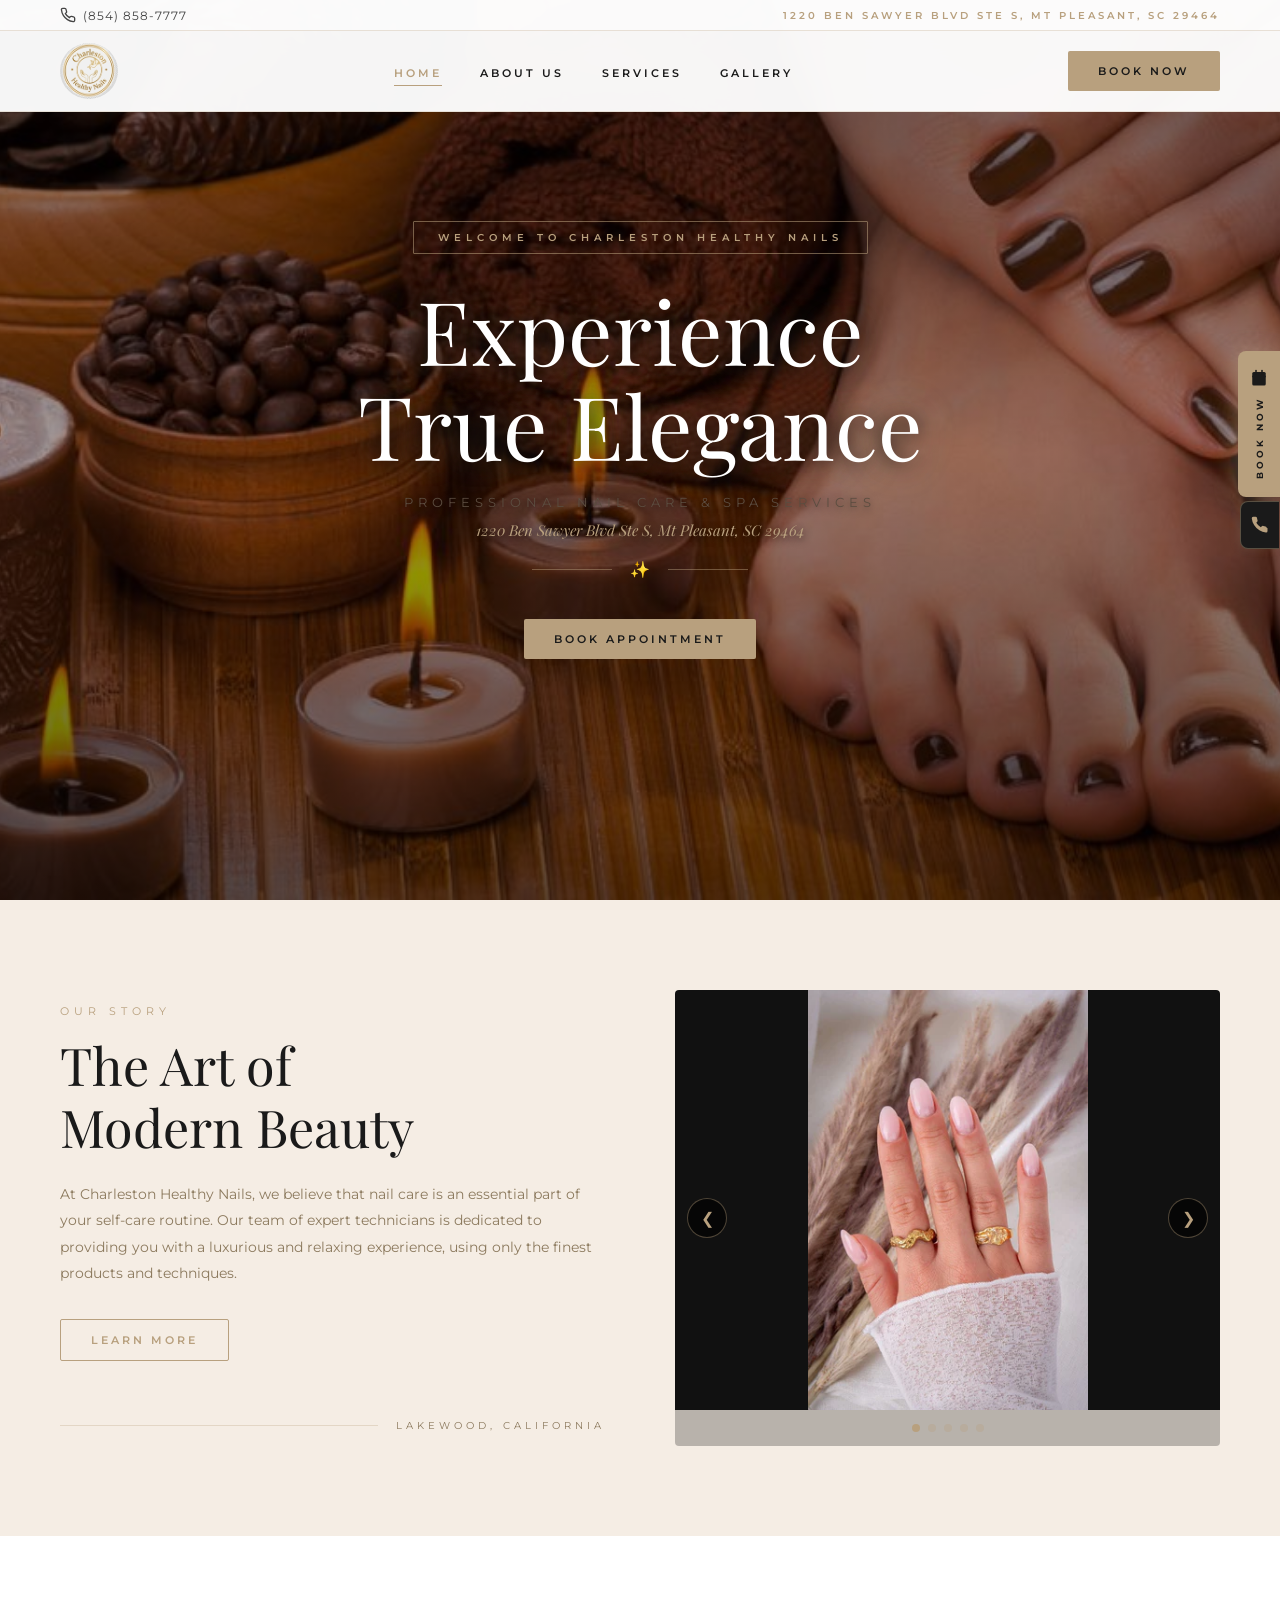
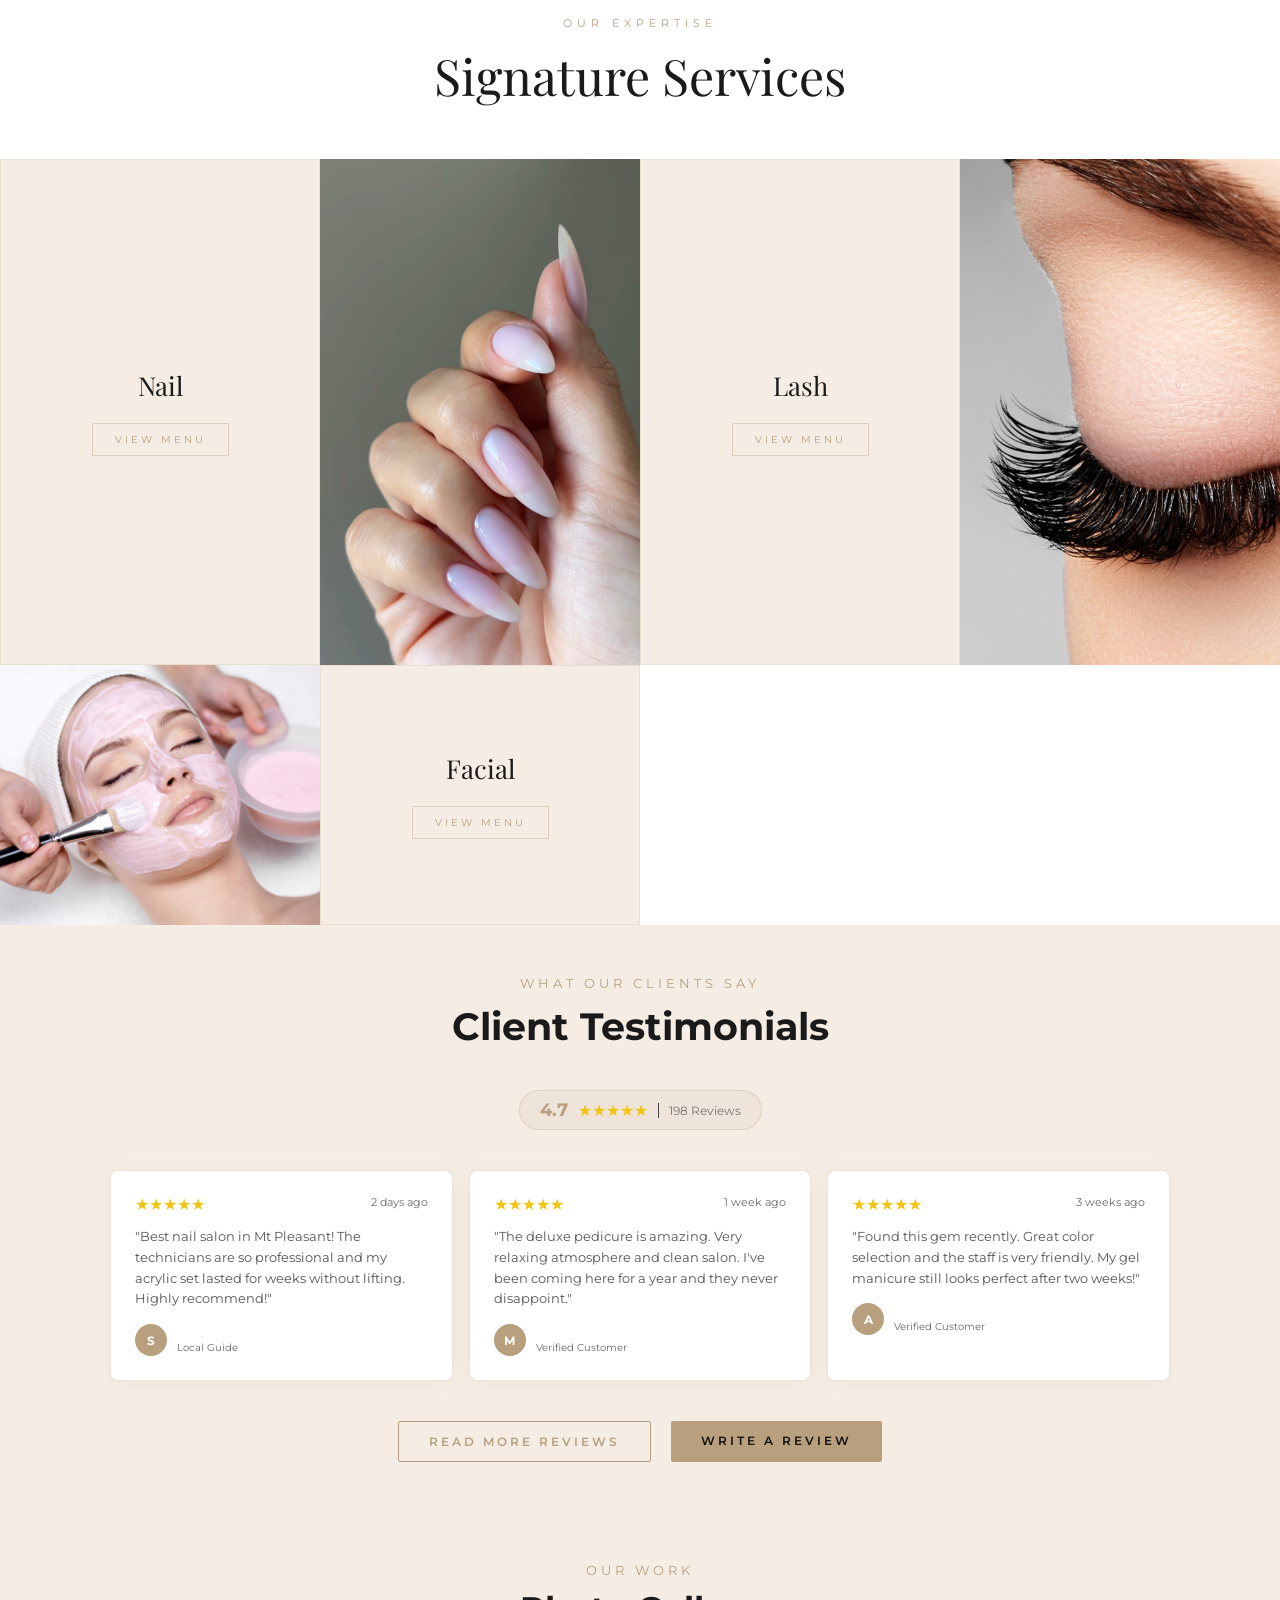
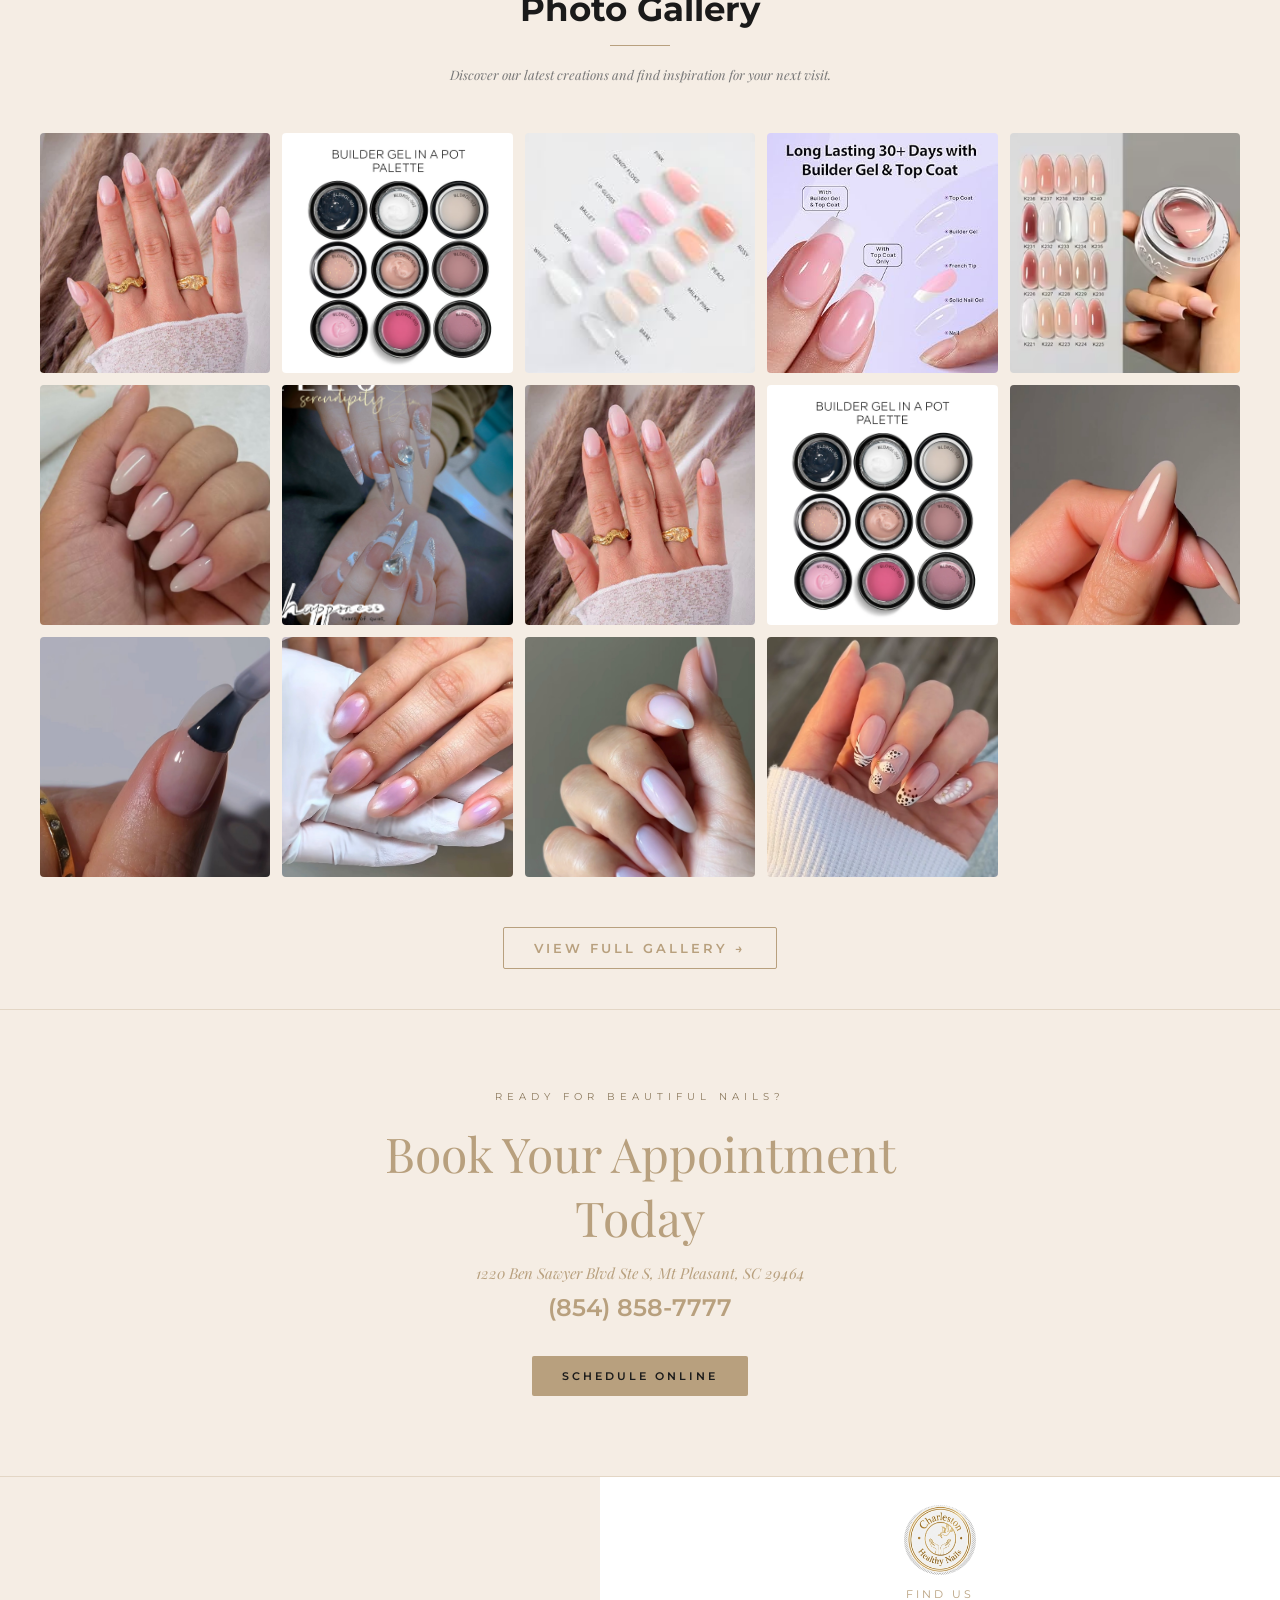
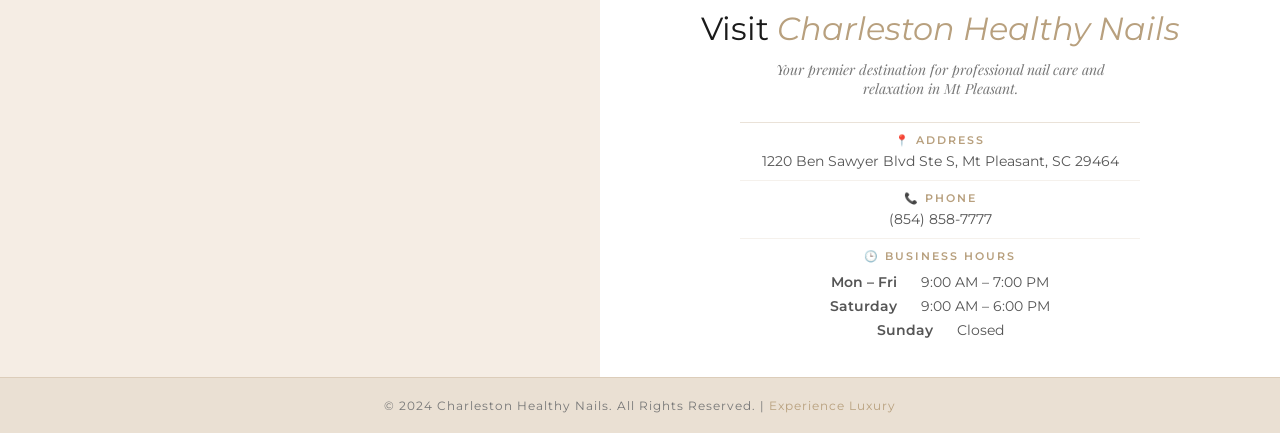
<file: index.html>
<!DOCTYPE html>
<html lang="en">
<head>
    <meta charset="UTF-8">
    <meta name="viewport" content="width=device-width, initial-scale=1.0">
    <title>Charleston Healthy Nails | Top Rated Nail Salon in Mt Pleasant, SC</title>
    <meta name="description" content="Charleston Healthy Nails in Mt Pleasant offers premium manicures, pedicures, acrylics, and more. Experience luxury nail care with our expert technicians. Book your appointment today!">
    <meta name="keywords" content="nail salon lakewood, manicures lakewood, pedicures lakewood, acrylic nails, gel nails, Charleston Healthy Nails, beauty salon 90715">
    
    <!-- Google Fonts -->
    <link href="https://fonts.googleapis.com/css2?family=Playfair+Display:ital,wght@0,400;0,500;0,600;0,700;1,400&family=Montserrat:wght@300;400;500;600&display=swap" rel="stylesheet">
    
    <!-- CSS -->
    <link rel="stylesheet" href="styles.min.css">
    <link rel="icon" type="image/jpeg" href="logo.png">
    
    <style>
        /* Force all nav links to dark on white background */
        .main-nav a {
            color: #1a1a1a !important;
        }
        .main-nav a:hover, .main-nav a.active {
            color: var(--primary-gold) !important;
        }

        /* ===== HERO ENHANCEMENTS ===== */
        .hero-section {
            min-height: 100vh !important;
            padding: 0 !important;
            display: flex;
            align-items: center;
            justify-content: center;
        }
        /* Strong overlay for text readability */
        .hero-overlay {
            background: linear-gradient(
                to bottom,
                rgba(0,0,0,0.55) 0%,
                rgba(0,0,0,0.35) 50%,
                rgba(0,0,0,0.65) 100%
            ) !important;
        }
        .hero-content {
            padding-top: 0 !important;
        }
        .hero-title {
            text-shadow: 0 2px 20px rgba(0,0,0,0.9), 0 0 40px rgba(184,160,126,0.4) !important;
        }
        .hero-subtitle, .hero-address {
            text-shadow: 0 2px 8px rgba(0,0,0,0.8) !important;
        }

        /* ===== FLOATING SOCIAL (LEFT) ===== */
        .floating-social {
            position: fixed;
            left: 0;
            top: 50%;
            transform: translateY(-50%);
            z-index: 10000;
            display: flex;
            flex-direction: column;
            gap: 3px;
        }
        .social-tab {
            width: 46px;
            height: 46px;
            display: flex;
            align-items: center;
            justify-content: center;
            background: rgba(17,17,17,0.92);
            border: 1px solid rgba(184,160,126,0.4);
            border-left: none;
            color: var(--primary-gold);
            transition: all 0.3s ease;
            border-radius: 0 6px 6px 0;
        }
        .social-tab:hover {
            background: var(--primary-gold);
            color: #111;
            width: 54px;
        }
        .social-tab svg { width: 18px; height: 18px; fill: currentColor; }

        /* ===== FLOATING BOOK NOW (RIGHT) ===== */
        .floating-book {
            position: fixed;
            right: 0;
            top: 50%;
            transform: translateY(-50%);
            z-index: 9998;
            display: flex;
            flex-direction: column;
            align-items: center;
            gap: 0;
        }
        .float-book-btn {
            background: var(--primary-gold);
            color: #1a1a1a;
            padding: 18px 10px;
            border-radius: 8px 0 0 8px;
            text-decoration: none;
            display: flex;
            flex-direction: column;
            align-items: center;
            gap: 10px;
            box-shadow: -4px 0 20px rgba(184,160,126,0.45);
            transition: padding 0.2s ease, box-shadow 0.2s ease;
        }
        .float-book-btn:hover {
            box-shadow: -6px 0 30px rgba(184,160,126,0.7);
            padding-right: 4px;
        }
        .float-book-btn span {
            font-family: var(--font-body);
            font-size: 9px;
            font-weight: 700;
            letter-spacing: 3px;
            text-transform: uppercase;
            writing-mode: vertical-lr;
            transform: rotate(180deg);
            color: #1a1a1a;
        }
        .float-book-btn svg { width: 18px; height: 18px; flex-shrink: 0; fill: #1a1a1a; }
        .float-call-btn {
            background: #1a1a1a;
            border: 1px solid rgba(184,160,126,0.4);
            border-right: none;
            color: var(--primary-gold);
            padding: 14px 10px;
            border-radius: 8px 0 0 8px;
            text-decoration: none;
            display: flex;
            align-items: center;
            justify-content: center;
            margin-top: 4px;
            transition: background 0.2s ease;
        }
        .float-call-btn:hover { background: rgba(184,160,126,0.15); }
        .float-call-btn svg { width: 18px; height: 18px; fill: currentColor; }

        /* ===== GALLERY HOVER FIX ===== */
        .gal-item:hover img {
            transform: scale(1.07);
        }
        .gal-item:hover .gal-overlay {
            opacity: 1 !important;
        }
        .gal-item img {
            transition: transform 0.5s ease;
        }

        /* ===== LIGHTBOX ===== */
        #lightbox {
            display: none;
            position: fixed;
            z-index: 99999;
            padding-top: 50px;
            left: 0; top: 0;
            width: 100%; height: 100%;
            overflow: auto;
            background-color: rgba(0,0,0,0.95);
            cursor: pointer;
        }
        .lightbox-content {
            margin: auto;
            display: block;
            max-width: 90%;
            max-height: 80vh;
            border: 2px solid var(--primary-gold);
            border-radius: 8px;
            object-fit: contain;
            cursor: default;
        }
        #caption {
            margin: auto;
            display: block;
            width: 80%; max-width: 700px;
            text-align: center;
            color: var(--primary-gold);
            padding: 20px 0;
            font-family: var(--font-heading);
            font-size: 24px; font-style: italic;
        }
        .close-lightbox {
            position: fixed;
            top: 15px; right: 35px;
            color: var(--primary-gold);
            font-size: 40px; font-weight: bold;
            cursor: pointer; transition: 0.3s;
        }
        .close-lightbox:hover { color: #fff; }

        .review-card {
            background-color: #ffffff;
            padding: 24px;
            border-radius: 8px;
            border: 1px solid rgba(184,160,126,0.3);
            box-shadow: 0 2px 16px rgba(184,160,126,0.1);
            text-align: left;
            flex: 1;
            min-width: 280px;
            max-width: 360px;
            transition: transform 0.3s ease, border-color 0.3s ease;
        }
        .review-card:hover {
            transform: translateY(-6px);
            border-color: var(--primary-gold);
        }

        /* ===== SECTION HEADINGS ===== */
        .section-label {
            color: var(--primary-gold);
            font-size: 12px;
            letter-spacing: 5px;
            text-transform: uppercase;
            margin-bottom: 14px;
            display: block;
        }

        /* ===== TEXT LOGO ===== */
        .text-logo {
            display: flex;
            flex-direction: column;
            align-items: flex-start;
            text-decoration: none;
            line-height: 1;
        }
        .text-logo-name {
            font-family: var(--font-heading);
            font-size: 30px;
            font-style: italic;
            font-weight: 400;
            color: var(--primary-gold);
            letter-spacing: 1px;
            line-height: 1;
        }
        .text-logo-tagline {
            font-family: var(--font-body);
            font-size: 8.5px;
            font-weight: 600;
            letter-spacing: 4px;
            text-transform: uppercase;
            color: rgba(184,160,126,0.7);
            margin-top: 5px;
            border-top: 1px solid rgba(184,160,126,0.35);
            padding-top: 4px;
            width: 100%;
        }

        /* ===== SMOOTH SCROLL OFFSET ===== */
        html { scroll-padding-top: 100px; }

        /* ===== MOBILE RESPONSIVE ===== */
        @media (max-width: 768px) {
            .floating-social { display: none; }
        }
    </style>
</head>
<body>

    <!-- Header -->
    <header class="site-header">
        <div class="top-bar">
            <div class="container top-bar-inner">
                <div class="top-contact">
                    <a href="tel:8548587777" class="phone-link">
                        <svg width="16" height="16" viewBox="0 0 24 24" fill="none" stroke="currentColor" stroke-width="2"><path d="M22 16.92v3a2 2 0 0 1-2.18 2 19.79 19.79 0 0 1-8.63-3.07 19.5 19.5 0 0 1-6-6 19.79 19.79 0 0 1-3.07-8.67A2 2 0 0 1 4.11 2h3a2 2 0 0 1 2 1.72 12.84 12.84 0 0 0 .7 2.81 2 2 0 0 1-.45 2.11L8.09 9.91a16 16 0 0 0 6 6l1.27-1.27a2 2 0 0 1 2.11-.45 12.84 12.84 0 0 0 2.81.7A2 2 0 0 1 22 16.92z"></path></svg>
                        (854) 858-7777
                    </a>
                </div>
                <div class="top-cta">
                    <span class="accent-color">1220 BEN SAWYER BLVD STE S, MT PLEASANT, SC 29464</span>
                </div>
            </div>
        </div>

        <nav class="main-header">
            <div class="container header-inner">
                <div class="logo-area">
                    <a href="index.html" class="logo">
                        <img src="logo.png" alt="Charleston Healthy Nails" class="logo-img">
                    </a>
                </div>

                <div class="main-nav">
                    <ul>
                        <li><a href="index.html" class="active">Home</a></li>
                        <li><a href="about.html">About us</a></li>
                        <li><a href="menu.html">Services</a></li>
                        <li><a href="gallery.html">Gallery</a></li>
                    </ul>
                </div>

                <div class="header-actions">
                    <a href="https://iluvnails5221.simplepos.us/" target="_blank" class="btn btn-gold">Book Now</a>
                    <button class="mobile-menu-toggle">
                        <span></span>
                        <span></span>
                        <span></span>
                    </button>
                </div>
            </div>
        </nav>

    </header>

    <!-- Hero Section -->
    <section class="hero-section">
        <div class="hero-bg-slider">
            <div class="hero-bg-slide active" style="background-image: url('banner_slide_1.jpg');"></div>
            <div class="hero-bg-slide" style="background-image: url('banner_slide_2.jpg');"></div>
        </div>
        <div class="hero-overlay"></div>
        <div class="hero-content">
            <span class="hero-badge">Welcome to Charleston Healthy Nails</span>
            <h1 class="hero-title">Experience <br>True Elegance</h1>
            <p class="hero-subtitle">Professional Nail Care & Spa Services</p>
            <p class="hero-address">1220 Ben Sawyer Blvd Ste S, Mt Pleasant, SC 29464</p>
            <div class="hero-divider">
                <span class="divider-line"></span>
                <span class="divider-icon">✨</span>
                <span class="divider-line"></span>
            </div>
            <div style="margin-top: 40px;">
                <a href="https://iluvnails5221.simplepos.us/" target="_blank" class="btn btn-gold">Book Appointment</a>
            </div>
        </div>
    </section>

    <!-- Our Story Section (Slider) -->
    <section class="feature-section">
        <div class="container feature-container">
            <div class="feature-text">
                <p class="feature-subtitle">Our Story</p>
                <h2 class="feature-heading">The Art of <br>Modern Beauty</h2>
                <p class="feature-paragraph">At Charleston Healthy Nails, we believe that nail care is an essential part of your self-care routine. Our team of expert technicians is dedicated to providing you with a luxurious and relaxing experience, using only the finest products and techniques.</p>
                <a href="about.html" class="btn btn-outline-gold feature-btn">Learn More</a>
                <div class="feature-footer">
                    <span class="feature-footer-line"></span>
                    <span class="feature-address">LAKEWOOD, CALIFORNIA</span>
                </div>
            </div>
            <div class="feature-images">
                <div class="slider-wrapper">
                    <div class="slider-nav">
                        <button class="nav-btn prev-btn" onclick="moveSlider(-1)">❮</button>
                        <button class="nav-btn next-btn" onclick="moveSlider(1)">❯</button>
                    </div>
                    <div class="slider-track" id="aboutSlider">
                        <div class="slide"><img src="builder_gel_1.webp" alt="About Charleston Healthy Nails 1"></div>
                        <div class="slide"><img src="builder_gel_2.webp" alt="About Charleston Healthy Nails 2"></div>
                        <div class="slide"><img src="builder_gel_3.jpeg" alt="About Charleston Healthy Nails 3"></div>
                        <div class="slide"><img src="builder_gel_4.jpg" alt="About Charleston Healthy Nails 4"></div>
                        <div class="slide"><img src="builder_gel_5.avif" alt="About Charleston Healthy Nails 5"></div>
                    </div>
                    <div class="slider-dots" id="sliderDots"></div>
                </div>
            </div>
        </div>
    </section>

    <!-- Our Services Highlight -->
    <section class="services-section">
        <div class="services-header">
            <p class="services-label">Our Expertise</p>
            <h2 class="services-title">Signature Services</h2>
        </div>
        <div class="services-grid">
            <!-- Row 1: Nail & Lash -->
            <div class="service-card service-text-card">
                <h3 class="service-name">Nail</h3>
                <a href="menu.html" class="service-menu-btn">View Menu</a>
            </div>
            <div class="service-card service-photo-card">
                <img src="IMG_0185.jpg" alt="Nail Services at Charleston Healthy Nails">
            </div>
            <div class="service-card service-text-card">
                <h3 class="service-name">Lash</h3>
                <a href="menu.html" class="service-menu-btn">View Menu</a>
            </div>
            <div class="service-card service-photo-card">
                <img src="lash-curl-chart.jpg" alt="Lash Services at Charleston Healthy Nails">
            </div>
            <!-- Row 2: Facial & Head Spa -->
            <div class="service-card service-photo-card">
                <img src="Facials_Spa-01.jpg" alt="Facial Services at Charleston Healthy Nails">
            </div>
            <div class="service-card service-text-card">
                <h3 class="service-name">Facial</h3>
                <a href="menu.html" class="service-menu-btn">View Menu</a>
            </div>

        </div>
    </section>

    <!-- Google Reviews Section -->
    <section id="reviews" style="padding: 50px 20px; background-color: #F5EDE4; text-align: center;">
        <div class="container" style="max-width: 1100px; margin: 0 auto;">
            <p style="color: var(--primary-gold); font-size: 13px; letter-spacing: 4px; text-transform: uppercase; margin-bottom: 12px;">What Our Clients Say</p>
            <h2 style="color: #1a1a1a; font-size: 38px; margin-bottom: 40px;">Client Testimonials</h2>
            
            <!-- Compact Rating Pill -->
            <div style="display: inline-flex; align-items: center; gap: 10px; background: rgba(184,160,126,0.1); border: 1px solid rgba(184,160,126,0.3); padding: 8px 20px; border-radius: 50px; margin-bottom: 40px;">
                <span style="color: var(--primary-gold); font-weight: 700; font-size: 18px;">4.7</span>
                <span style="color: #f1c40f; font-size: 16px;">★★★★★</span>
                <span style="color: #777777; font-size: 12px; border-left: 1px solid #444; padding-left: 10px;">198 Reviews</span>
            </div>

            <!-- Review Cards Grid -->
            <div style="display: flex; gap: 16px; flex-wrap: wrap; justify-content: center; margin-bottom: 40px;">
                <!-- Review 1 -->
                <div class="review-card">
                    <div style="display: flex; justify-content: space-between; margin-bottom: 12px;">
                        <span style="color: #f1c40f;">★★★★★</span>
                        <span style="color: #666; font-size: 11px;">2 days ago</span>
                    </div>
                    <p style="color: #555555; font-size: 13px; line-height: 1.6; margin-bottom: 15px;">"Best nail salon in Mt Pleasant! The technicians are so professional and my acrylic set lasted for weeks without lifting. Highly recommend!"</p>
                    <div style="display: flex; align-items: center; gap: 10px;">
                        <div style="width: 32px; height: 32px; background: #B8A07E; border-radius: 50%; display: flex; align-items: center; justify-content: center; color: #fff; font-size: 12px; font-weight: bold;">S</div>
                        <div style="text-align: left;">
                            <p style="color: #ffffff; font-size: 12px; font-weight: 600; margin: 0;">Sarah Johnson</p>
                            <p style="color: #666; font-size: 10px; margin: 0;">Local Guide</p>
                        </div>
                    </div>
                </div>
                <!-- Review 2 -->
                <div class="review-card">
                    <div style="display: flex; justify-content: space-between; margin-bottom: 12px;">
                        <span style="color: #f1c40f;">★★★★★</span>
                        <span style="color: #666; font-size: 11px;">1 week ago</span>
                    </div>
                    <p style="color: #555555; font-size: 13px; line-height: 1.6; margin-bottom: 15px;">"The deluxe pedicure is amazing. Very relaxing atmosphere and clean salon. I've been coming here for a year and they never disappoint."</p>
                    <div style="display: flex; align-items: center; gap: 10px;">
                        <div style="width: 32px; height: 32px; background: #B8A07E; border-radius: 50%; display: flex; align-items: center; justify-content: center; color: #fff; font-size: 12px; font-weight: bold;">M</div>
                        <div style="text-align: left;">
                            <p style="color: #ffffff; font-size: 12px; font-weight: 600; margin: 0;">Michelle R.</p>
                            <p style="color: #666; font-size: 10px; margin: 0;">Verified Customer</p>
                        </div>
                    </div>
                </div>
                <!-- Review 3 -->
                <div class="review-card">
                    <div style="display: flex; justify-content: space-between; margin-bottom: 12px;">
                        <span style="color: #f1c40f;">★★★★★</span>
                        <span style="color: #666; font-size: 11px;">3 weeks ago</span>
                    </div>
                    <p style="color: #555555; font-size: 13px; line-height: 1.6; margin-bottom: 15px;">"Found this gem recently. Great color selection and the staff is very friendly. My gel manicure still looks perfect after two weeks!"</p>
                    <div style="display: flex; align-items: center; gap: 10px;">
                        <div style="width: 32px; height: 32px; background: #B8A07E; border-radius: 50%; display: flex; align-items: center; justify-content: center; color: #fff; font-size: 12px; font-weight: bold;">A</div>
                        <div style="text-align: left;">
                            <p style="color: #ffffff; font-size: 12px; font-weight: 600; margin: 0;">Amanda T.</p>
                            <p style="color: #666; font-size: 10px; margin: 0;">Verified Customer</p>
                        </div>
                    </div>
                </div>
            </div>

            <!-- Review Actions -->
            <div style="display: flex; justify-content: center; gap: 20px; flex-wrap: wrap;">
                <a href="https://www.google.com/search?q=fora+nail+lashes+spa+lakewood#lrd=0x809ade2558853b85:0x34813c7fcc2415b9,3,,,," target="_blank" class="btn btn-outline-gold" style="padding: 12px 30px; font-size: 12px;">Read More Reviews</a>
                <a href="https://www.google.com/search?q=fora+nail+lashes+spa+lakewood#lrd=0x809ade2558853b85:0x34813c7fcc2415b9,3,,,," target="_blank" class="btn btn-gold" style="padding: 12px 30px; font-size: 12px; color: #111;">Write A Review</a>
            </div>
        </div>
    </section>

    <!-- Gallery Section -->
    <section class="gallery-section" style="padding: 50px 40px 40px; background-color: #F5EDE4;">
        <div class="gallery-header" style="text-align: center; margin-bottom: 50px;">
            <p style="color: var(--primary-gold); font-size: 13px; letter-spacing: 4px; text-transform: uppercase; margin-bottom: 10px;">Our Work</p>
            <h2 style="color: #1a1a1a; font-size: 34px; margin-bottom: 15px;">Photo Gallery</h2>
            <div style="width: 60px; height: 1px; background: var(--primary-gold); margin: 0 auto 20px;"></div>
            <p style="color: #777777; font-size: 13px; font-family: var(--font-heading); font-style: italic; max-width: 500px; margin: 0 auto;">Discover our latest creations and find inspiration for your next visit.</p>
        </div>

        <div style="display: grid; grid-template-columns: repeat(auto-fit, minmax(220px, 1fr)); gap: 12px; max-width: 1280px; margin: 0 auto 50px;">
            <div class="gal-item" onclick="openLightbox('builder_gel_1.webp','Nail Art')" style="position:relative; cursor:pointer; overflow:hidden; border-radius:4px; height:240px;">
                <img src="builder_gel_1.webp" alt="Nail Art" style="width:100%; height:100%; object-fit:cover; transition: transform 0.5s ease;">
                <div class="gal-overlay" style="position:absolute; inset:0; background:rgba(184,160,126,0.3); display:flex; align-items:center; justify-content:center; opacity:0; transition:opacity 0.3s ease;">
                    <span style="color:#fff; border:1px solid #fff; padding:8px 20px; font-size:12px; letter-spacing:2px;">VIEW</span>
                </div>
            </div>
            <div class="gal-item" onclick="openLightbox('builder_gel_2.webp','Nail Design')" style="position:relative; cursor:pointer; overflow:hidden; border-radius:4px; height:240px;">
                <img src="builder_gel_2.webp" alt="Nail Design" style="width:100%; height:100%; object-fit:cover; transition: transform 0.5s ease;">
                <div class="gal-overlay" style="position:absolute; inset:0; background:rgba(184,160,126,0.3); display:flex; align-items:center; justify-content:center; opacity:0; transition:opacity 0.3s ease;">
                    <span style="color:#fff; border:1px solid #fff; padding:8px 20px; font-size:12px; letter-spacing:2px;">VIEW</span>
                </div>
            </div>
            <div class="gal-item" onclick="openLightbox('builder_gel_3.jpeg','Nail Art')" style="position:relative; cursor:pointer; overflow:hidden; border-radius:4px; height:240px;">
                <img src="builder_gel_3.jpeg" alt="Nail Art" style="width:100%; height:100%; object-fit:cover; transition: transform 0.5s ease;">
                <div class="gal-overlay" style="position:absolute; inset:0; background:rgba(184,160,126,0.3); display:flex; align-items:center; justify-content:center; opacity:0; transition:opacity 0.3s ease;">
                    <span style="color:#fff; border:1px solid #fff; padding:8px 20px; font-size:12px; letter-spacing:2px;">VIEW</span>
                </div>
            </div>
            <div class="gal-item" onclick="openLightbox('builder_gel_4.jpg','Nail Design')" style="position:relative; cursor:pointer; overflow:hidden; border-radius:4px; height:240px;">
                <img src="builder_gel_4.jpg" alt="Nail Design" style="width:100%; height:100%; object-fit:cover; transition: transform 0.5s ease;">
                <div class="gal-overlay" style="position:absolute; inset:0; background:rgba(184,160,126,0.3); display:flex; align-items:center; justify-content:center; opacity:0; transition:opacity 0.3s ease;">
                    <span style="color:#fff; border:1px solid #fff; padding:8px 20px; font-size:12px; letter-spacing:2px;">VIEW</span>
                </div>
            </div>
            <div class="gal-item" onclick="openLightbox('builder_gel_5.avif','Nail Art')" style="position:relative; cursor:pointer; overflow:hidden; border-radius:4px; height:240px;">
                <img src="builder_gel_5.avif" alt="Nail Art" style="width:100%; height:100%; object-fit:cover; transition: transform 0.5s ease;">
                <div class="gal-overlay" style="position:absolute; inset:0; background:rgba(184,160,126,0.3); display:flex; align-items:center; justify-content:center; opacity:0; transition:opacity 0.3s ease;">
                    <span style="color:#fff; border:1px solid #fff; padding:8px 20px; font-size:12px; letter-spacing:2px;">VIEW</span>
                </div>
            </div>
            <div class="gal-item" onclick="openLightbox('IMG_0949 copy.png','Nail Design')" style="position:relative; cursor:pointer; overflow:hidden; border-radius:4px; height:240px;">
                <img src="IMG_0949 copy.png" alt="Nail Design" style="width:100%; height:100%; object-fit:cover; transition: transform 0.5s ease;">
                <div class="gal-overlay" style="position:absolute; inset:0; background:rgba(184,160,126,0.3); display:flex; align-items:center; justify-content:center; opacity:0; transition:opacity 0.3s ease;">
                    <span style="color:#fff; border:1px solid #fff; padding:8px 20px; font-size:12px; letter-spacing:2px;">VIEW</span>
                </div>
            </div>
            <div class="gal-item" onclick="openLightbox('IMG_0224.JPG','Nail Art')" style="position:relative; cursor:pointer; overflow:hidden; border-radius:4px; height:240px;">
                <img src="IMG_0224.JPG" alt="Nail Art" style="width:100%; height:100%; object-fit:cover; transition: transform 0.5s ease;">
                <div class="gal-overlay" style="position:absolute; inset:0; background:rgba(184,160,126,0.3); display:flex; align-items:center; justify-content:center; opacity:0; transition:opacity 0.3s ease;">
                    <span style="color:#fff; border:1px solid #fff; padding:8px 20px; font-size:12px; letter-spacing:2px;">VIEW</span>
                </div>
            </div>
            <div class="gal-item" onclick="openLightbox('builder_gel_1.webp','Nail Design')" style="position:relative; cursor:pointer; overflow:hidden; border-radius:4px; height:240px;">
                <img src="builder_gel_1.webp" alt="Nail Design" style="width:100%; height:100%; object-fit:cover; transition: transform 0.5s ease;">
                <div class="gal-overlay" style="position:absolute; inset:0; background:rgba(184,160,126,0.3); display:flex; align-items:center; justify-content:center; opacity:0; transition:opacity 0.3s ease;">
                    <span style="color:#fff; border:1px solid #fff; padding:8px 20px; font-size:12px; letter-spacing:2px;">VIEW</span>
                </div>
            </div>
            <div class="gal-item" onclick="openLightbox('builder_gel_2.webp','Nail Art')" style="position:relative; cursor:pointer; overflow:hidden; border-radius:4px; height:240px;">
                <img src="builder_gel_2.webp" alt="Nail Art" style="width:100%; height:100%; object-fit:cover; transition: transform 0.5s ease;">
                <div class="gal-overlay" style="position:absolute; inset:0; background:rgba(184,160,126,0.3); display:flex; align-items:center; justify-content:center; opacity:0; transition:opacity 0.3s ease;">
                    <span style="color:#fff; border:1px solid #fff; padding:8px 20px; font-size:12px; letter-spacing:2px;">VIEW</span>
                </div>
            </div>
            <div class="gal-item" onclick="openLightbox('IMG_0181.jpg','Nail Art')" style="position:relative; cursor:pointer; overflow:hidden; border-radius:4px; height:240px;">
                <img src="IMG_0181.jpg" alt="Nail Art" style="width:100%; height:100%; object-fit:cover; transition: transform 0.5s ease;">
                <div class="gal-overlay" style="position:absolute; inset:0; background:rgba(184,160,126,0.3); display:flex; align-items:center; justify-content:center; opacity:0; transition:opacity 0.3s ease;">
                    <span style="color:#fff; border:1px solid #fff; padding:8px 20px; font-size:12px; letter-spacing:2px;">VIEW</span>
                </div>
            </div>
            <div class="gal-item" onclick="openLightbox('IMG_0182.jpg','Nail Design')" style="position:relative; cursor:pointer; overflow:hidden; border-radius:4px; height:240px;">
                <img src="IMG_0182.jpg" alt="Nail Design" style="width:100%; height:100%; object-fit:cover; transition: transform 0.5s ease;">
                <div class="gal-overlay" style="position:absolute; inset:0; background:rgba(184,160,126,0.3); display:flex; align-items:center; justify-content:center; opacity:0; transition:opacity 0.3s ease;">
                    <span style="color:#fff; border:1px solid #fff; padding:8px 20px; font-size:12px; letter-spacing:2px;">VIEW</span>
                </div>
            </div>
            <div class="gal-item" onclick="openLightbox('IMG_0184.jpg','Nail Art')" style="position:relative; cursor:pointer; overflow:hidden; border-radius:4px; height:240px;">
                <img src="IMG_0184.jpg" alt="Nail Art" style="width:100%; height:100%; object-fit:cover; transition: transform 0.5s ease;">
                <div class="gal-overlay" style="position:absolute; inset:0; background:rgba(184,160,126,0.3); display:flex; align-items:center; justify-content:center; opacity:0; transition:opacity 0.3s ease;">
                    <span style="color:#fff; border:1px solid #fff; padding:8px 20px; font-size:12px; letter-spacing:2px;">VIEW</span>
                </div>
            </div>
            <div class="gal-item" onclick="openLightbox('IMG_0185.jpg','Nail Design')" style="position:relative; cursor:pointer; overflow:hidden; border-radius:4px; height:240px;">
                <img src="IMG_0185.jpg" alt="Nail Design" style="width:100%; height:100%; object-fit:cover; transition: transform 0.5s ease;">
                <div class="gal-overlay" style="position:absolute; inset:0; background:rgba(184,160,126,0.3); display:flex; align-items:center; justify-content:center; opacity:0; transition:opacity 0.3s ease;">
                    <span style="color:#fff; border:1px solid #fff; padding:8px 20px; font-size:12px; letter-spacing:2px;">VIEW</span>
                </div>
            </div>
            <div class="gal-item" onclick="openLightbox('IMG_0186.jpg','Nail Art')" style="position:relative; cursor:pointer; overflow:hidden; border-radius:4px; height:240px;">
                <img src="IMG_0186.jpg" alt="Nail Art" style="width:100%; height:100%; object-fit:cover; transition: transform 0.5s ease;">
                <div class="gal-overlay" style="position:absolute; inset:0; background:rgba(184,160,126,0.3); display:flex; align-items:center; justify-content:center; opacity:0; transition:opacity 0.3s ease;">
                    <span style="color:#fff; border:1px solid #fff; padding:8px 20px; font-size:12px; letter-spacing:2px;">VIEW</span>
                </div>
            </div>
        </div>

        <div style="text-align: center;">
            <a href="gallery.html" class="btn btn-outline-gold" style="padding: 12px 30px; font-size: 13px;">View Full Gallery &rarr;</a>
        </div>
    </section>

    <!-- CTA Section -->
    <section class="cta-section">
        <div class="container">
            <div class="cta-inner">
                <p class="cta-subtitle">READY FOR BEAUTIFUL NAILS?</p>
                <h2 class="cta-heading" style="color: var(--primary-gold);">Book Your Appointment Today</h2>
                <p class="cta-address" style="color: var(--primary-gold);">1220 Ben Sawyer Blvd Ste S, Mt Pleasant, SC 29464</p>
                <a href="tel:8548587777" class="cta-phone" style="color: var(--primary-gold);">(854) 858-7777</a>
                <a href="https://iluvnails5221.simplepos.us/" target="_blank" class="btn btn-gold cta-btn">Schedule Online</a>
            </div>
        </div>
    </section>

    <!-- Footer -->
    <footer class="site-footer" style="background-color: #F5EDE4;">
        <div class="footer-container" style="display: flex; flex-wrap: wrap; min-height: 320px;">
            <!-- Left: Map -->
            <div class="footer-map-container" style="flex: 1; min-width: 300px; min-height: 320px;">
                <iframe src="https://www.google.com/maps/embed?pb=!1m18!1m12!1m3!1d3353.6496336306013!2d-79.8599915!3d32.7955951!2m3!1f0!2f0!3f0!3m2!1i1024!2i768!4f13.1!3m3!1m2!1s0x88fe709fe0f11a43%3A0xc3ec5dc780d6b63d!2s1220%20Ben%20Sawyer%20Blvd%20Suite%20S%2C%20Mt%20Pleasant%2C%20SC%2029464!5e0!3m2!1sen!2sus!4v1712800000000!5m2!1sen!2sus" width="100%" height="100%" style="border:0;" allowfullscreen="" loading="lazy"></iframe>
            </div>

            <!-- Right: Info -->
            <div class="footer-info-container" style="flex: 1; padding: 28px 40px; background-color: #ffffff; display: flex; flex-direction: column; align-items: center; justify-content: center; text-align: center;">

                <div style="margin-bottom: 12px;">
                    <a href="index.html" class="logo">
                        <img src="logo.png" alt="Charleston Healthy Nails" class="logo-img footer-logo-img">
                    </a>
                </div>

                <p style="color: var(--primary-gold); font-size: 11px; letter-spacing: 3px; text-transform: uppercase; margin-bottom: 8px;">Find Us</p>
                <h2 style="color: #1a1a1a; font-size: 32px; margin-bottom: 12px; font-weight: 400;">Visit <span style="color: var(--primary-gold); font-style: italic;">Charleston Healthy Nails</span></h2>
                <p style="color: #777777; font-family: var(--font-heading); font-style: italic; font-size: 14px; margin-bottom: 24px; max-width: 380px;">Your premier destination for professional nail care and relaxation in Mt Pleasant.</p>

                <div style="width: 100%; max-width: 400px;">
                    <!-- Address -->
                    <div style="padding: 10px 0; border-top: 1px solid rgba(184,160,126,0.3);">
                        <span style="display: block; font-size: 11px; color: var(--primary-gold); letter-spacing: 2px; text-transform: uppercase; margin-bottom: 4px; font-weight: 600;">📍 Address</span>
                        <a href="https://maps.app.goo.gl/YourGoogleMapsLink" target="_blank" style="font-size: 14px; color: #555555;">1220 Ben Sawyer Blvd Ste S, Mt Pleasant, SC 29464</a>
                    </div>
                    <!-- Phone -->
                    <div style="padding: 10px 0; border-top: 1px solid rgba(184,160,126,0.15);">
                        <span style="display: block; font-size: 11px; color: var(--primary-gold); letter-spacing: 2px; text-transform: uppercase; margin-bottom: 4px; font-weight: 600;">📞 Phone</span>
                        <a href="tel:8548587777" style="font-size: 14px; color: #555555;">(854) 858-7777</a>
                    </div>
                    <!-- Hours -->
                    <div style="padding: 10px 0; border-top: 1px solid rgba(184,160,126,0.15);">
                        <span style="display: block; font-size: 11px; color: var(--primary-gold); letter-spacing: 2px; text-transform: uppercase; margin-bottom: 10px; font-weight: 600;">🕒 Business Hours</span>
                        <div style="display: flex; flex-direction: column; align-items: center; gap: 6px;">
                            <div style="display: flex; justify-content: center; gap: 24px; font-size: 14px; color: #555555; width: 100%;">
                                <span style="font-weight: 600;">Mon – Fri</span>
                                <span>9:00 AM – 7:00 PM</span>
                            </div>
                            <div style="display: flex; justify-content: center; gap: 24px; font-size: 14px; color: #555555; width: 100%;">
                                <span style="font-weight: 600;">Saturday</span>
                                <span>9:00 AM – 6:00 PM</span>
                            </div>
                            <div style="display: flex; justify-content: center; gap: 24px; font-size: 14px; color: #555555; width: 100%;">
                                <span style="font-weight: 600;">Sunday</span>
                                <span>Closed</span>
                            </div>
                        </div>
                    </div>
                </div>
            </div>
        </div>
        <div class="footer-bottom">
            <p>&copy; 2024 Charleston Healthy Nails. All Rights Reserved. | <span style="color: var(--primary-gold);">Experience Luxury</span></p>
        </div>
    </footer>

    <!-- Floating Social Tabs (Left) with SVG Icons -->
    <div class="floating-social" style="display: none;">
    </div>

    <!-- Floating Book Now (Right Edge) -->
    <div class="floating-book">
        <a href="https://iluvnails5221.simplepos.us/" target="_blank" class="float-book-btn" aria-label="Book Appointment">
            <svg viewBox="0 0 24 24" xmlns="http://www.w3.org/2000/svg"><rect x="3" y="4" width="18" height="18" rx="2" ry="2"/><line x1="16" y1="2" x2="16" y2="6" stroke="#1a1a1a" stroke-width="2" stroke-linecap="round"/><line x1="8" y1="2" x2="8" y2="6" stroke="#1a1a1a" stroke-width="2" stroke-linecap="round"/><line x1="3" y1="10" x2="21" y2="10" stroke="#1a1a1a" stroke-width="2"/></svg>
            <span>Book Now</span>
        </a>
        <a href="tel:8548587777" class="float-call-btn" aria-label="Call Us">
            <svg viewBox="0 0 24 24" xmlns="http://www.w3.org/2000/svg"><path d="M22 16.92v3a2 2 0 0 1-2.18 2 19.79 19.79 0 0 1-8.63-3.07A19.5 19.5 0 0 1 4.11 12a19.79 19.79 0 0 1-3.07-8.67A2 2 0 0 1 3 1.11h3a2 2 0 0 1 2 1.72c.127.96.361 1.903.7 2.81a2 2 0 0 1-.45 2.11L7.09 8.91a16 16 0 0 0 6 6l1.27-1.27a2 2 0 0 1 2.11-.45c.907.339 1.85.573 2.81.7A2 2 0 0 1 21 16h.92z"/></svg>
        </a>
    </div>

    <!-- Lightbox -->
    <div id="lightbox">
        <span class="close-lightbox" onclick="closeLightbox()">&times;</span>
        <img class="lightbox-content" id="lightboxImg">
        <div id="caption"></div>
    </div>

    <!-- Scripts -->
    <script>
        // Hero Slider
        let currentHeroSlide = 0;
        const heroSlides = document.querySelectorAll('.hero-bg-slide');
        function nextHeroSlide() {
            heroSlides[currentHeroSlide].classList.remove('active');
            currentHeroSlide = (currentHeroSlide + 1) % heroSlides.length;
            heroSlides[currentHeroSlide].classList.add('active');
        }
        setInterval(nextHeroSlide, 5000);

        // About Slider
        let currentAboutSlide = 0;
        const aboutTrack = document.getElementById('aboutSlider');
        const aboutSlides = document.querySelectorAll('.slide');
        const dotsContainer = document.getElementById('sliderDots');

        // Create dots
        aboutSlides.forEach((_, i) => {
            const dot = document.createElement('button');
            dot.className = 'dot' + (i === 0 ? ' active' : '');
            dot.onclick = () => goToSlide(i);
            dotsContainer.appendChild(dot);
        });

        function updateSlider() {
            aboutTrack.style.transform = `translateX(-${currentAboutSlide * 100}%)`;
            document.querySelectorAll('.dot').forEach((dot, i) => {
                dot.classList.toggle('active', i === currentAboutSlide);
            });
        }

        function moveSlider(dir) {
            currentAboutSlide = (currentAboutSlide + dir + aboutSlides.length) % aboutSlides.length;
            updateSlider();
        }

        function goToSlide(index) {
            currentAboutSlide = index;
            updateSlider();
        }

        // Auto play about slider
        let aboutInterval = setInterval(() => moveSlider(1), 4000);
        document.querySelector('.slider-wrapper').addEventListener('mouseenter', () => clearInterval(aboutInterval));
        document.querySelector('.slider-wrapper').addEventListener('mouseleave', () => aboutInterval = setInterval(() => moveSlider(1), 4000));

        // Lightbox
        function openLightbox(src, caption) {
            document.getElementById('lightbox').style.display = "block";
            document.getElementById('lightboxImg').src = src;
            document.getElementById('caption').innerHTML = caption;
        }
        function closeLightbox() {
            document.getElementById('lightbox').style.display = "none";
        }

        // Mobile Menu
        const menuToggle = document.querySelector('.mobile-menu-toggle');
        const mainNav = document.querySelector('.main-nav');
        menuToggle.addEventListener('click', () => {
            menuToggle.classList.toggle('active');
            mainNav.classList.toggle('active');
        });

        // Close lightbox on backdrop click
        document.getElementById('lightbox').addEventListener('click', function(e) {
            if (e.target === this) closeLightbox();
        });

        // Close lightbox with Escape key
        document.addEventListener('keydown', function(e) {
            if (e.key === 'Escape') closeLightbox();
        });

        // Sticky Header
        window.addEventListener('scroll', () => {
            const header = document.querySelector('.main-header');
            if (window.scrollY > 100) {
                header.classList.add('scrolled');
            } else {
                header.classList.remove('scrolled');
            }
        });
    </script>
</body>
</html>
</file>
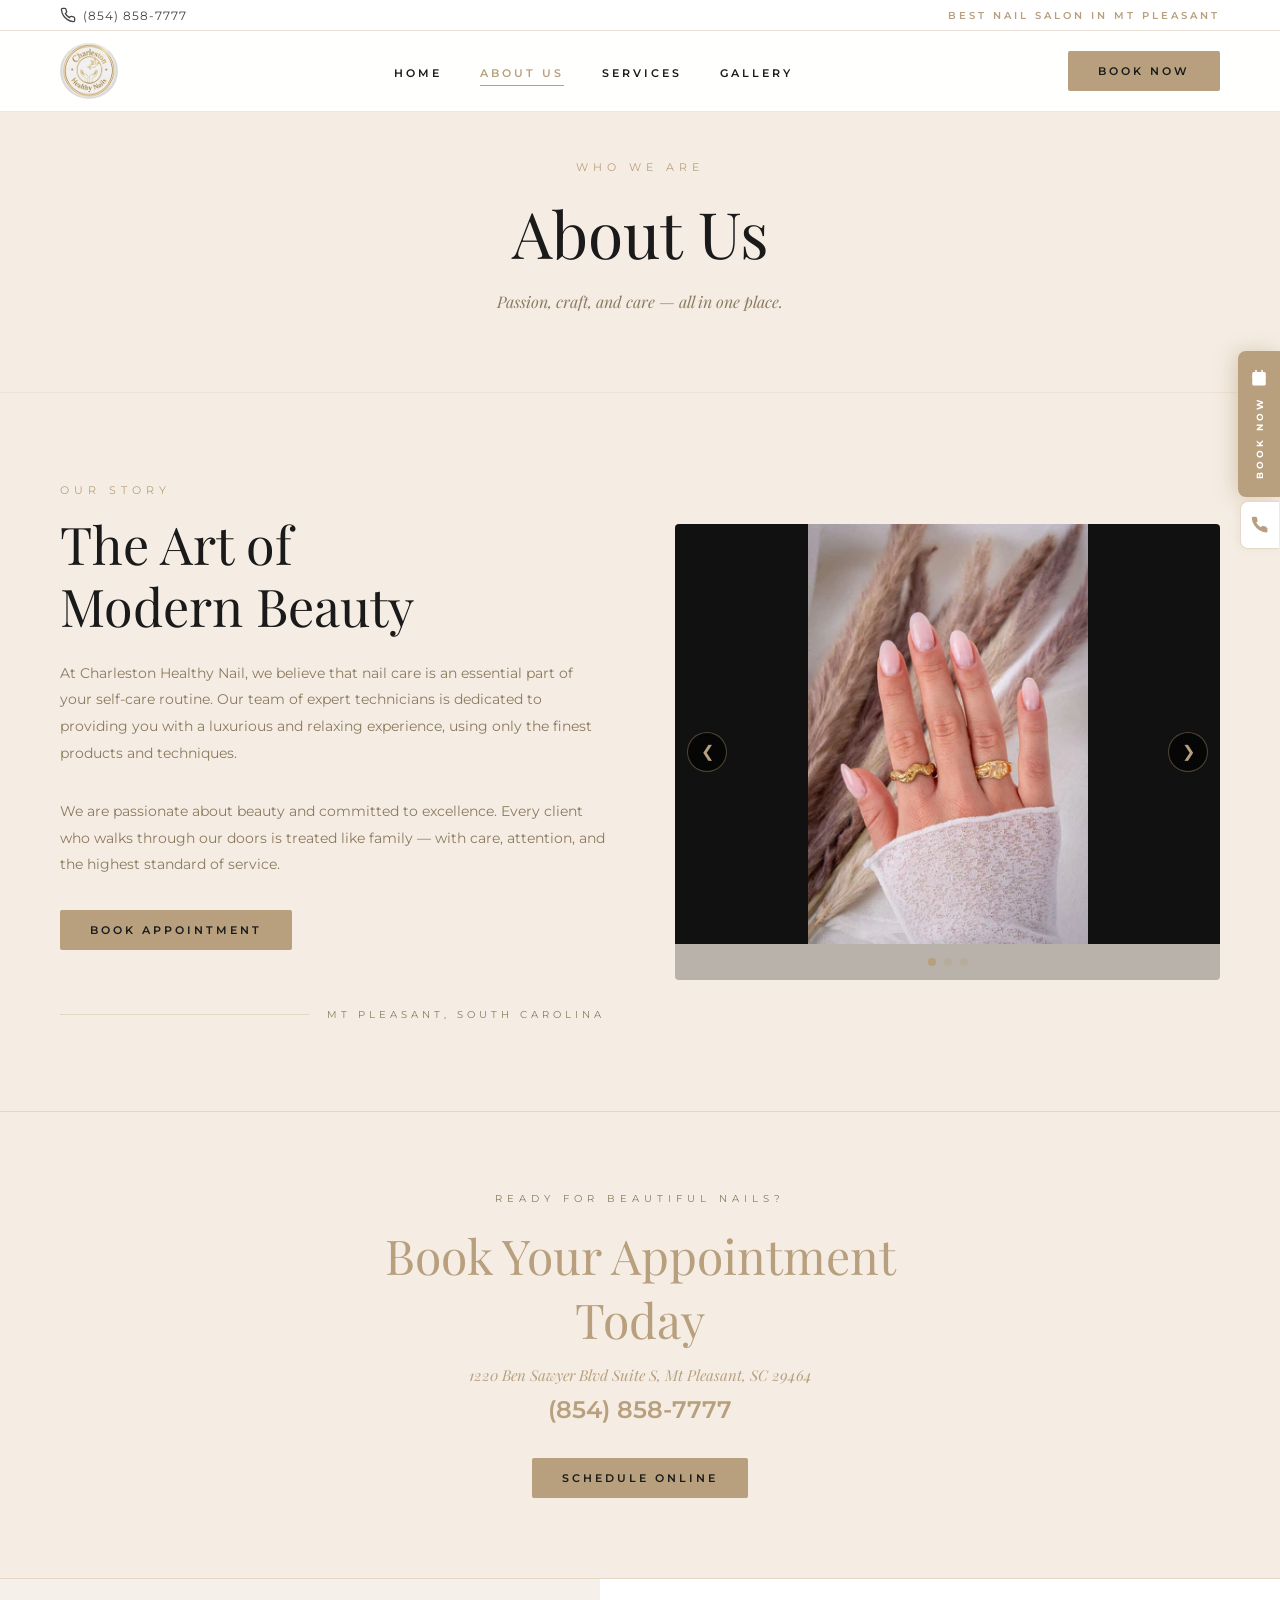
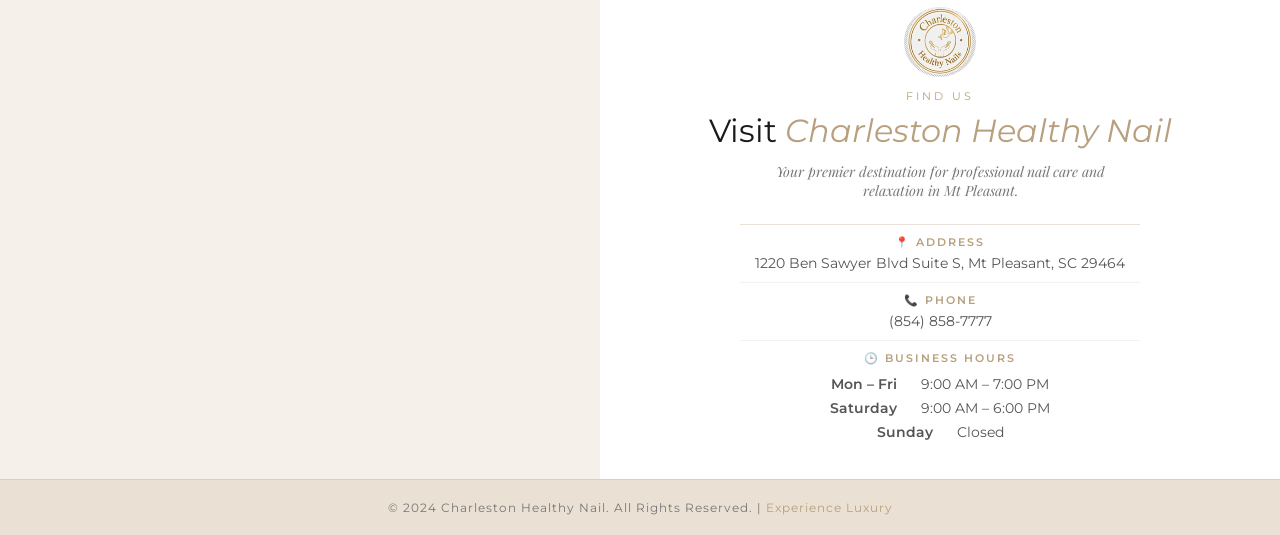
<file: about.html>
<!DOCTYPE html>
<html lang="en">
<head>
    <meta charset="UTF-8">
    <meta name="viewport" content="width=device-width, initial-scale=1.0">
    <title>About Us | Best Nail Salon in Mt Pleasant SC | Charleston Healthy Nail</title>
    <meta name="description" content="Looking for the best nail salon in Mt Pleasant SC? Charleston Healthy Nail offers top-rated manicures, pedicures, acrylics, dipping powder, lashes, and waxing. Book your appointment today!">

    <!-- Google Fonts -->
    <link href="https://fonts.googleapis.com/css2?family=Playfair+Display:ital,wght@0,400;0,500;0,600;0,700;1,400&family=Montserrat:wght@300;400;500;600&display=swap" rel="stylesheet">

    <!-- CSS -->
    <link rel="stylesheet" href="styles.min.css">
    <link rel="icon" type="image/jpeg" href="logo.png">

    <style>
        /* ===== TEXT LOGO ===== */
        .text-logo {
            display: flex;
            flex-direction: column;
            align-items: flex-start;
            text-decoration: none;
            line-height: 1;
        }
        .text-logo-name {
            font-family: var(--font-heading);
            font-size: 30px;
            font-style: italic;
            font-weight: 400;
            color: var(--primary-gold);
            letter-spacing: 1px;
            line-height: 1;
        }
        .text-logo-tagline {
            font-family: var(--font-body);
            font-size: 8.5px;
            font-weight: 600;
            letter-spacing: 4px;
            text-transform: uppercase;
            color: rgba(184,160,126,0.7);
            margin-top: 5px;
            border-top: 1px solid rgba(184,160,126,0.35);
            padding-top: 4px;
            width: 100%;
        }

        /* ===== PAGE HERO ===== */
        .page-hero {
            padding: 160px 20px 80px;
            text-align: center;
            background: #F5EDE4;
            border-bottom: 1px solid rgba(184,160,126,0.15);
        }
        .page-hero-label {
            display: block;
            font-size: 11px;
            letter-spacing: 5px;
            text-transform: uppercase;
            color: var(--primary-gold);
            margin-bottom: 16px;
        }
        .page-hero-title {
            font-family: var(--font-heading);
            font-size: clamp(40px, 6vw, 64px);
            font-weight: 400;
            color: #1a1a1a;
            margin-bottom: 16px;
        }
        .page-hero-sub {
            font-family: var(--font-heading);
            font-style: italic;
            font-size: 16px;
            color: var(--text-muted);
        }

        /* ===== SMOOTH SCROLL OFFSET ===== */
        html { scroll-padding-top: 100px; }

        @media (max-width: 768px) {
            .floating-social {
                display: flex;
                top: auto;
                bottom: 20px;
                left: 20px;
                transform: none;
                flex-direction: row;
                gap: 12px;
                z-index: 10000;
            }
            .floating-social .social-tab {
                border-radius: 50%;
                border: 1px solid rgba(184,160,126,0.4);
                width: 44px;
                height: 44px;
                box-shadow: 0 4px 12px rgba(0,0,0,0.5);
            }
            .floating-social .social-tab:hover {
                width: 44px;
            }
        }
    </style>

    <!-- Open Graph SEO -->
    <meta property="og:title" content="About Us | Charleston Healthy Nail">
    <meta property="og:description" content="Charleston Healthy Nail in Mt Pleasant offers premium manicures, pedicures, acrylics, and more. Experience luxury nail care with our expert technicians.">
    <meta property="og:image" content="logo.png">
    <meta property="og:type" content="website">
    <meta property="og:locale" content="en_US">
    
    <!-- Schema.org JSON-LD -->
    <script type="application/ld+json">
    {
      "@context": "https://schema.org",
      "@type": "NailSalon",
      "name": "Charleston Healthy Nail",
      "image": "logo.png",
      "@id": "",
      "url": "#",
      "telephone": "(854) 858-7777",
      "address": {
        "@type": "PostalAddress",
        "streetAddress": "1220 Ben Sawyer Blvd Suite S",
        "addressLocality": "Mt Pleasant",
        "addressRegion": "CA",
        "postalCode": "29464",
        "addressCountry": "US"
      },
      "openingHoursSpecification": [
        {
          "@type": "OpeningHoursSpecification",
          "dayOfWeek": ["Monday", "Tuesday", "Wednesday", "Thursday", "Friday"],
          "opens": "09:30",
          "closes": "19:00"
        },
        {
          "@type": "OpeningHoursSpecification",
          "dayOfWeek": "Saturday",
          "opens": "09:00",
          "closes": "18:00"
        },
        {
          "@type": "OpeningHoursSpecification",
          "dayOfWeek": "Sunday",
          "opens": "10:00",
          "closes": "17:00"
        }
      ]
    }
    </script>
</head>
<body>

    <!-- Header -->
    <header class="site-header">
        <div class="top-bar">
            <div class="container top-bar-inner">
                <div class="top-contact">
                    <a href="tel:8548587777" class="phone-link">
                        <svg width="16" height="16" viewBox="0 0 24 24" fill="none" stroke="currentColor" stroke-width="2"><path d="M22 16.92v3a2 2 0 0 1-2.18 2 19.79 19.79 0 0 1-8.63-3.07 19.5 19.5 0 0 1-6-6 19.79 19.79 0 0 1-3.07-8.67A2 2 0 0 1 4.11 2h3a2 2 0 0 1 2 1.72 12.84 12.84 0 0 0 .7 2.81 2 2 0 0 1-.45 2.11L8.09 9.91a16 16 0 0 0 6 6l1.27-1.27a2 2 0 0 1 2.11-.45 12.84 12.84 0 0 0 2.81.7A2 2 0 0 1 22 16.92z"></path></svg>
                        (854) 858-7777
                    </a>
                </div>
                <div class="top-cta">
                    <span class="accent-color">BEST NAIL SALON IN MT PLEASANT</span>
                </div>
            </div>
        </div>

        <nav class="main-header">
            <div class="container header-inner">
                <div class="logo-area">
                    <a href="index.html" class="logo">
                        <img src="logo.png" alt="Charleston Healthy Nail" class="logo-img">
                    </a>
                </div>

                <div class="main-nav">
                    <ul>
                        <li><a href="index.html">Home</a></li>
                        <li><a href="about.html" class="active">About us</a></li>
                        <li><a href="menu.html">Services</a></li>
                        <li><a href="gallery.html">Gallery</a></li>
                    </ul>
                </div>

                <div class="header-actions">
                    <a href="https://iluvnails5221.simplepos.us/" target="_blank" class="btn btn-gold">Book Now</a>
                    <button class="mobile-menu-toggle">
                        <span></span>
                        <span></span>
                        <span></span>
                    </button>
                </div>
            </div>
        </nav>
    </header>

    <!-- Page Hero -->
    <section class="page-hero">
        <span class="page-hero-label">Who We Are</span>
        <h1 class="page-hero-title">About Us</h1>
        <p class="page-hero-sub">Passion, craft, and care — all in one place.</p>
    </section>

    <!-- Our Story Section -->
    <section class="feature-section">
        <div class="container feature-container">
            <div class="feature-text">
                <p class="feature-subtitle">Our Story</p>
                <h2 class="feature-heading">The Art of <br>Modern Beauty</h2>
                <p class="feature-paragraph">At Charleston Healthy Nail, we believe that nail care is an essential part of your self-care routine. Our team of expert technicians is dedicated to providing you with a luxurious and relaxing experience, using only the finest products and techniques.</p>
                <p class="feature-paragraph">We are passionate about beauty and committed to excellence. Every client who walks through our doors is treated like family — with care, attention, and the highest standard of service.</p>
                <a href="https://iluvnails5221.simplepos.us/" target="_blank" class="btn btn-gold feature-btn">Book Appointment</a>
                <div class="feature-footer">
                    <span class="feature-footer-line"></span>
                    <span class="feature-address">MT PLEASANT, SOUTH CAROLINA</span>
                </div>
            </div>
            <div class="feature-images">
                <div class="slider-wrapper">
                    <div class="slider-nav">
                        <button class="nav-btn prev-btn" onclick="moveSlider(-1)">❮</button>
                        <button class="nav-btn next-btn" onclick="moveSlider(1)">❯</button>
                    </div>
                    <div class="slider-track" id="aboutSlider">
                        <div class="slide"><img src="builder_gel_1.webp" alt="About Charleston Healthy Nail 1"></div>
                        <div class="slide"><img src="builder_gel_2.webp" alt="About Charleston Healthy Nail 2"></div>
                        <div class="slide"><img src="builder_gel_3.jpeg" alt="About Charleston Healthy Nail 3"></div>
                    </div>
                    <div class="slider-dots" id="sliderDots"></div>
                </div>
            </div>
        </div>
    </section>

    <!-- CTA Section -->
    <section class="cta-section">
        <div class="container">
            <div class="cta-inner">
                <p class="cta-subtitle">READY FOR BEAUTIFUL NAILS?</p>
                <h2 class="cta-heading" style="color: var(--primary-gold);">Book Your Appointment Today</h2>
                <p class="cta-address" style="color: var(--primary-gold);">1220 Ben Sawyer Blvd Suite S, Mt Pleasant, SC 29464</p>
                <a href="tel:8548587777" class="cta-phone" style="color: var(--primary-gold);">(854) 858-7777</a>
                <a href="https://iluvnails5221.simplepos.us/" target="_blank" class="btn btn-gold cta-btn">Schedule Online</a>
            </div>
        </div>
    </section>

    <!-- Footer -->
    <footer class="site-footer" style="background-color: #F5F1EA;">
        <div class="footer-container" style="display: flex; flex-wrap: wrap; min-height: 320px;">
            <div class="footer-map-container" style="flex: 1; min-width: 300px; min-height: 320px;">
                <iframe src="https://www.google.com/maps/embed?pb=!1m18!1m12!1m3!1d3353.6496336306013!2d-79.8599915!3d32.7955951!2m3!1f0!2f0!3f0!3m2!1i1024!2i768!4f13.1!3m3!1m2!1s0x88fe709fe0f11a43%3A0xc3ec5dc780d6b63d!2s1220%20Ben%20Sawyer%20Blvd%20Suite%20S%2C%20Mt%20Pleasant%2C%20SC%2029464!5e0!3m2!1sen!2sus!4v1712800000000!5m2!1sen!2sus" width="100%" height="100%" style="border:0;" allowfullscreen="" loading="lazy"></iframe>
            </div>
            <div class="footer-info-container" style="flex: 1; padding: 28px 40px; background-color: #ffffff; display: flex; flex-direction: column; align-items: center; justify-content: center; text-align: center;">
                <div style="margin-bottom: 12px;">
                    <a href="index.html" class="logo">
                        <img src="logo.png" alt="Charleston Healthy Nail" class="logo-img footer-logo-img">
                    </a>
                </div>
                <p style="color: var(--primary-gold); font-size: 11px; letter-spacing: 3px; text-transform: uppercase; margin-bottom: 8px;">Find Us</p>
                <h2 style="color: #1a1a1a; font-size: 32px; margin-bottom: 12px; font-weight: 400;">Visit <span style="color: var(--primary-gold); font-style: italic;">Charleston Healthy Nail</span></h2>
                <p style="color: #777777; font-family: var(--font-heading); font-style: italic; font-size: 14px; margin-bottom: 24px; max-width: 380px;">Your premier destination for professional nail care and relaxation in Mt Pleasant.</p>
                <div style="width: 100%; max-width: 400px;">
                    <div style="padding: 10px 0; border-top: 1px solid rgba(184,160,126,0.3);">
                        <span style="display: block; font-size: 11px; color: var(--primary-gold); letter-spacing: 2px; text-transform: uppercase; margin-bottom: 4px; font-weight: 600;">📍 Address</span>
                        <a href="https://maps.google.com/?q=1220+Ben+Sawyer+Blvd+Suite+S,+Mt+Pleasant,+SC+29464" target="_blank" style="font-size: 14px; color: #555555;">1220 Ben Sawyer Blvd Suite S, Mt Pleasant, SC 29464</a>
                    </div>
                    <div style="padding: 10px 0; border-top: 1px solid rgba(184,160,126,0.15);">
                        <span style="display: block; font-size: 11px; color: var(--primary-gold); letter-spacing: 2px; text-transform: uppercase; margin-bottom: 4px; font-weight: 600;">📞 Phone</span>
                        <a href="tel:8548587777" style="font-size: 14px; color: #555555;">(854) 858-7777</a>
                    </div>
                    <div style="padding: 10px 0; border-top: 1px solid rgba(184,160,126,0.15);">
                        <span style="display: block; font-size: 11px; color: var(--primary-gold); letter-spacing: 2px; text-transform: uppercase; margin-bottom: 10px; font-weight: 600;">🕒 Business Hours</span>
                        <div style="display: flex; flex-direction: column; align-items: center; gap: 6px;">
                            <div style="display: flex; justify-content: center; gap: 24px; font-size: 14px; color: #555555; width: 100%;">
                                <span style="font-weight: 600;">Mon – Fri</span>
                                <span>9:00 AM – 7:00 PM</span>
                            </div>
                            <div style="display: flex; justify-content: center; gap: 24px; font-size: 14px; color: #555555; width: 100%;">
                                <span style="font-weight: 600;">Saturday</span>
                                <span>9:00 AM – 6:00 PM</span>
                            </div>
                            <div style="display: flex; justify-content: center; gap: 24px; font-size: 14px; color: #555555; width: 100%;">
                                <span style="font-weight: 600;">Sunday</span>
                                <span>Closed</span>
                            </div>
                        </div>
                    </div>
                </div>
            </div>
        </div>
        <div class="footer-bottom">
            <p>&copy; 2024 Charleston Healthy Nail. All Rights Reserved. | <span style="color: var(--primary-gold);">Experience Luxury</span></p>
        </div>
    </footer>


    <!-- Floating Book Now -->
    <div class="floating-book">
        <a href="https://iluvnails5221.simplepos.us/" target="_blank" class="float-book-btn" aria-label="Book Appointment">
            <svg viewBox="0 0 24 24" xmlns="http://www.w3.org/2000/svg"><rect x="3" y="4" width="18" height="18" rx="2" ry="2"/><line x1="16" y1="2" x2="16" y2="6" stroke="#ffffff" stroke-width="2" stroke-linecap="round"/><line x1="8" y1="2" x2="8" y2="6" stroke="#ffffff" stroke-width="2" stroke-linecap="round"/><line x1="3" y1="10" x2="21" y2="10" stroke="#ffffff" stroke-width="2"/></svg>
            <span>Book Now</span>
        </a>
        <a href="tel:8548587777" class="float-call-btn" aria-label="Call Us">
            <svg viewBox="0 0 24 24" xmlns="http://www.w3.org/2000/svg"><path d="M22 16.92v3a2 2 0 0 1-2.18 2 19.79 19.79 0 0 1-8.63-3.07A19.5 19.5 0 0 1 4.11 12a19.79 19.79 0 0 1-3.07-8.67A2 2 0 0 1 3 1.11h3a2 2 0 0 1 2 1.72c.127.96.361 1.903.7 2.81a2 2 0 0 1-.45 2.11L7.09 8.91a16 16 0 0 0 6 6l1.27-1.27a2 2 0 0 1 2.11-.45c.907.339 1.85.573 2.81.7A2 2 0 0 1 21 16h.92z"/></svg>
        </a>
    </div>

    <!-- Scripts -->
    <script>
        // About Slider
        let currentAboutSlide = 0;
        const aboutTrack = document.getElementById('aboutSlider');
        const aboutSlides = document.querySelectorAll('.slide');
        const dotsContainer = document.getElementById('sliderDots');

        aboutSlides.forEach((_, i) => {
            const dot = document.createElement('button');
            dot.className = 'dot' + (i === 0 ? ' active' : '');
            dot.onclick = () => goToSlide(i);
            dotsContainer.appendChild(dot);
        });

        function updateSlider() {
            aboutTrack.style.transform = `translateX(-${currentAboutSlide * 100}%)`;
            document.querySelectorAll('.dot').forEach((dot, i) => {
                dot.classList.toggle('active', i === currentAboutSlide);
            });
        }
        function moveSlider(dir) {
            currentAboutSlide = (currentAboutSlide + dir + aboutSlides.length) % aboutSlides.length;
            updateSlider();
        }
        function goToSlide(index) {
            currentAboutSlide = index;
            updateSlider();
        }
        let aboutInterval = setInterval(() => moveSlider(1), 4000);
        document.querySelector('.slider-wrapper').addEventListener('mouseenter', () => clearInterval(aboutInterval));
        document.querySelector('.slider-wrapper').addEventListener('mouseleave', () => aboutInterval = setInterval(() => moveSlider(1), 4000));

        // Mobile Menu
        const menuToggle = document.querySelector('.mobile-menu-toggle');
        const mainNav = document.querySelector('.main-nav');
        menuToggle.addEventListener('click', () => {
            menuToggle.classList.toggle('active');
            mainNav.classList.toggle('active');
        });

        // Sticky Header
        window.addEventListener('scroll', () => {
            const header = document.querySelector('.main-header');
            header.classList.toggle('scrolled', window.scrollY > 100);
        });
    </script>
</body>
</html>
</file>
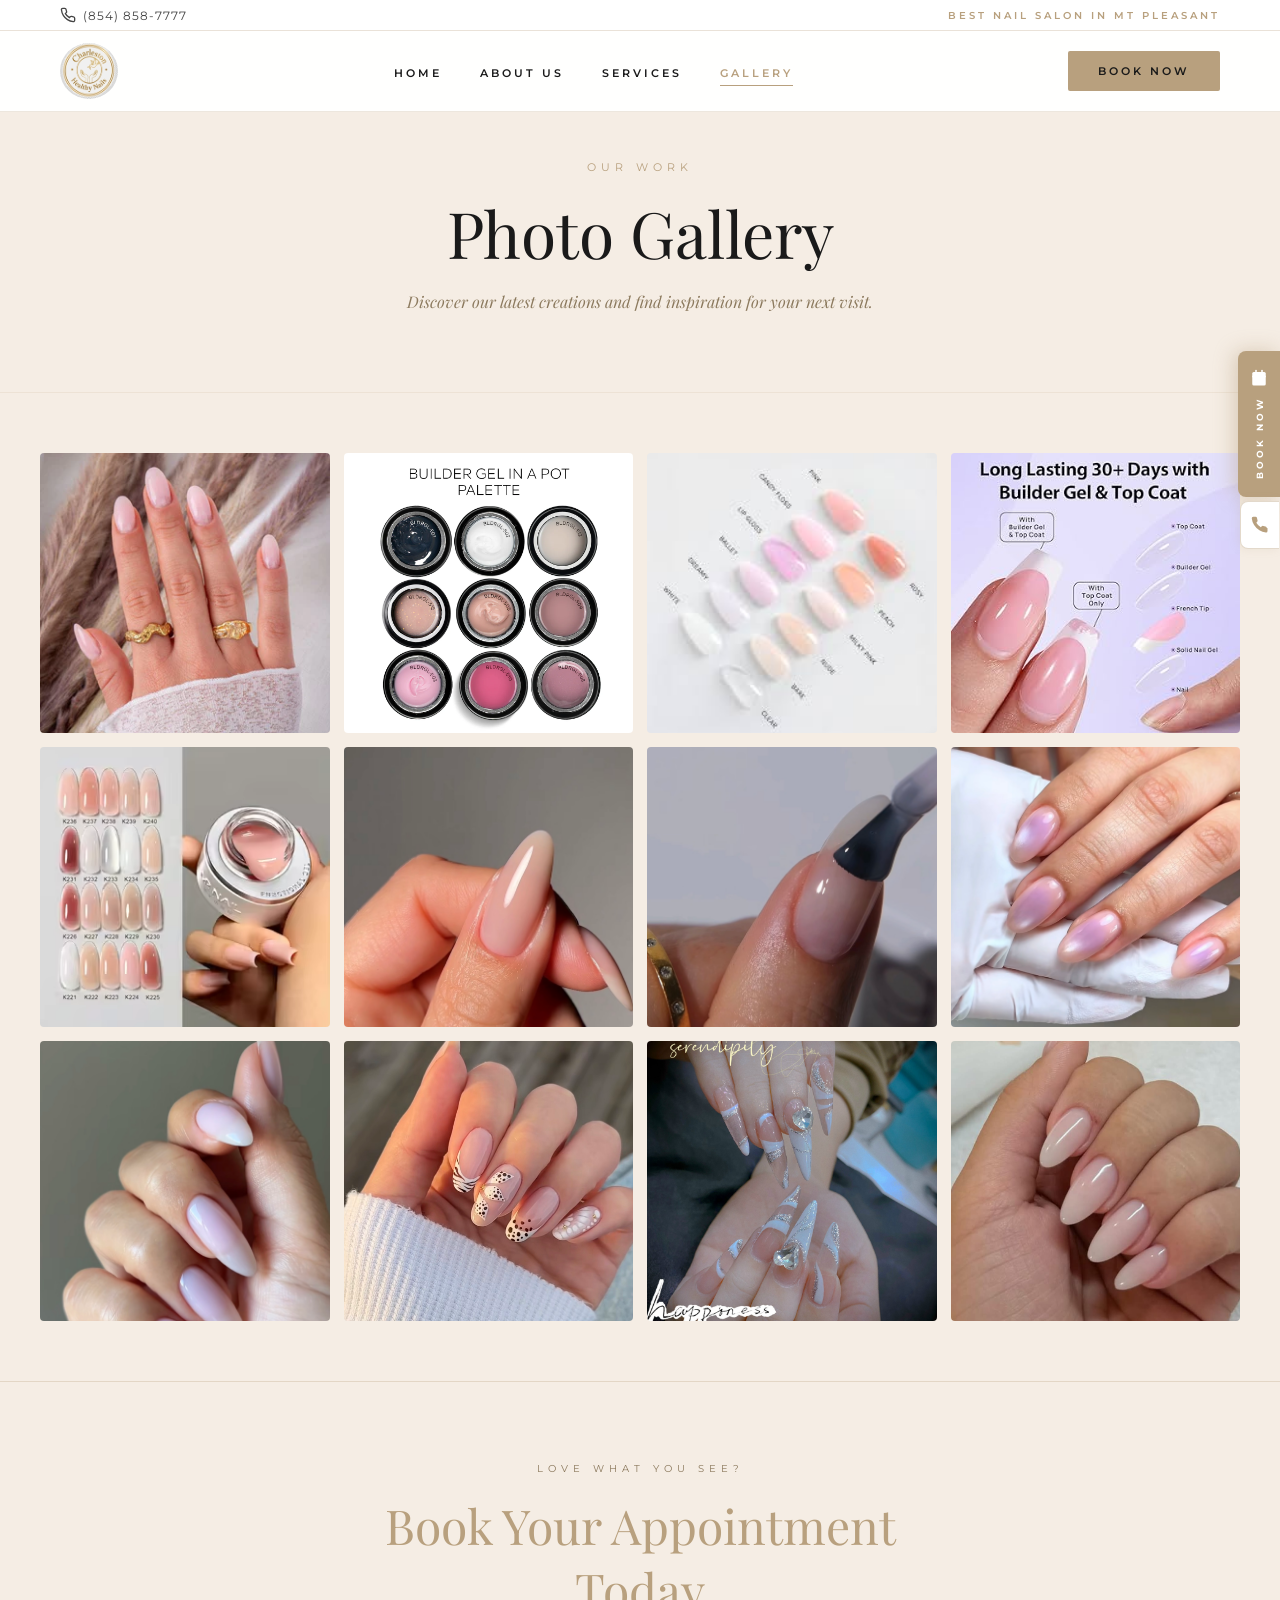
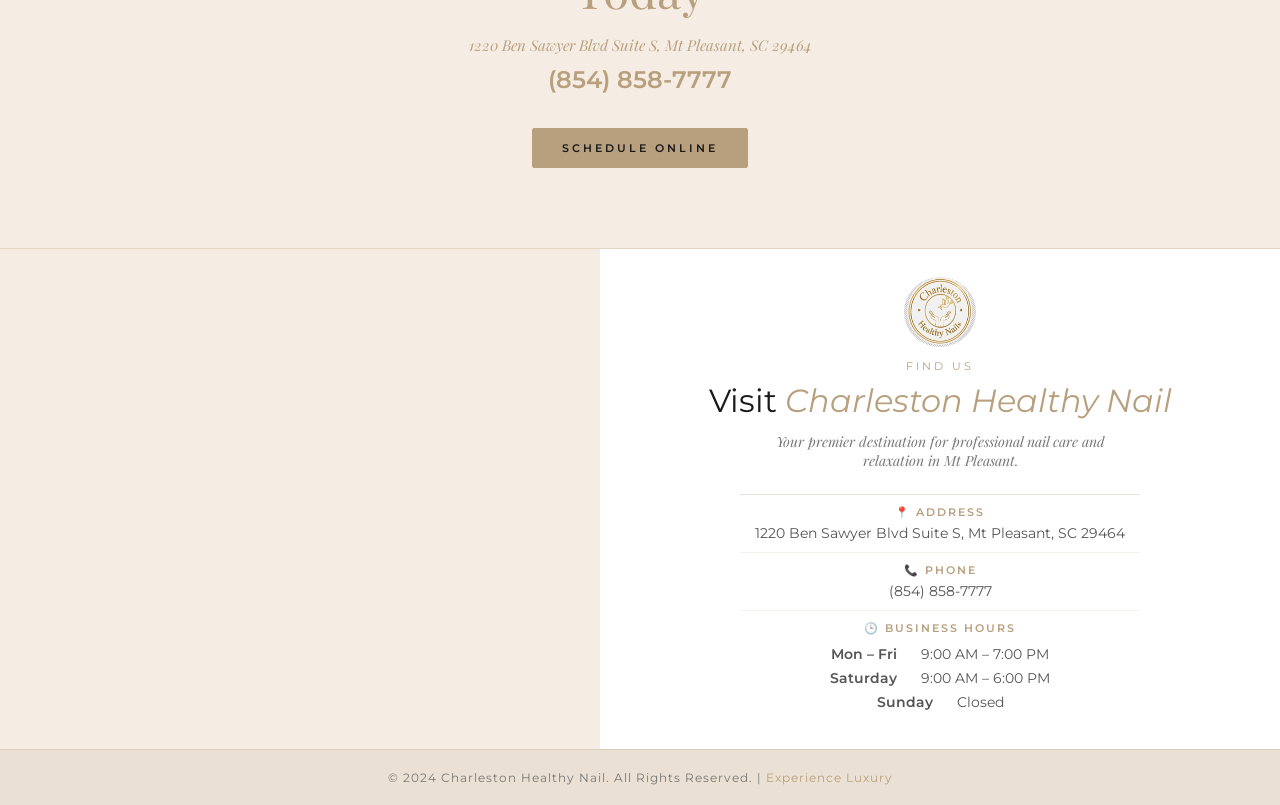
<file: gallery.html>
<!DOCTYPE html>
<html lang="en">
<head>
    <meta charset="UTF-8">
    <meta name="viewport" content="width=device-width, initial-scale=1.0">
    <title>Gallery | Charleston Healthy Nail – Mt Pleasant, SC | Best Nail Salon in Mt Pleasant SC</title>
    <meta name="description" content="Looking for the best nail salon in Mt Pleasant SC? Charleston Healthy Nail offers top-rated manicures, pedicures, acrylics, dipping powder, lashes, and waxing. Book your appointment today!">

    <!-- Google Fonts -->
    <link href="https://fonts.googleapis.com/css2?family=Playfair+Display:ital,wght@0,400;0,500;0,600;0,700;1,400&family=Montserrat:wght@300;400;500;600&display=swap" rel="stylesheet">

    <!-- CSS -->
    <link rel="stylesheet" href="styles.min.css">
    <link rel="icon" type="image/jpeg" href="logo.png">

    <style>
        /* ===== TEXT LOGO ===== */
        .text-logo {
            display: flex;
            flex-direction: column;
            align-items: flex-start;
            text-decoration: none;
            line-height: 1;
        }
        .text-logo-name {
            font-family: var(--font-heading);
            font-size: 30px;
            font-style: italic;
            font-weight: 400;
            color: var(--primary-gold);
            letter-spacing: 1px;
            line-height: 1;
        }
        .text-logo-tagline {
            font-family: var(--font-body);
            font-size: 8.5px;
            font-weight: 600;
            letter-spacing: 4px;
            text-transform: uppercase;
            color: rgba(184,160,126,0.7);
            margin-top: 5px;
            border-top: 1px solid rgba(184,160,126,0.35);
            padding-top: 4px;
            width: 100%;
        }

        /* ===== PAGE HERO ===== */
        .page-hero {
            padding: 160px 20px 80px;
            text-align: center;
            background: #F5EDE4;
            border-bottom: 1px solid rgba(184,160,126,0.15);
        }
        .page-hero-label {
            display: block;
            font-size: 11px;
            letter-spacing: 5px;
            text-transform: uppercase;
            color: var(--primary-gold);
            margin-bottom: 16px;
        }
        .page-hero-title {
            font-family: var(--font-heading);
            font-size: clamp(40px, 6vw, 64px);
            font-weight: 400;
            color: #1a1a1a;
            margin-bottom: 16px;
        }
        .page-hero-sub {
            font-family: var(--font-heading);
            font-style: italic;
            font-size: 16px;
            color: var(--text-muted);
        }

        /* ===== LIGHTBOX ===== */
        #lightbox {
            display: none;
            position: fixed;
            z-index: 99999;
            padding-top: 50px;
            left: 0; top: 0;
            width: 100%; height: 100%;
            overflow: auto;
            background-color: rgba(0,0,0,0.95);
            cursor: pointer;
        }
        .lightbox-content {
            margin: auto;
            display: block;
            max-width: 90%;
            max-height: 80vh;
            border: 2px solid var(--primary-gold);
            border-radius: 8px;
            object-fit: contain;
            cursor: default;
        }
        #caption {
            margin: auto;
            display: block;
            width: 80%; max-width: 700px;
            text-align: center;
            color: var(--primary-gold);
            padding: 20px 0;
            font-family: var(--font-heading);
            font-size: 24px; font-style: italic;
        }
        .close-lightbox {
            position: fixed;
            top: 15px; right: 35px;
            color: var(--primary-gold);
            font-size: 40px; font-weight: bold;
            cursor: pointer; transition: 0.3s;
            line-height: 1;
        }
        .close-lightbox:hover { color: #fff; }

        html { scroll-padding-top: 100px; }

        @media (max-width: 768px) {
            .floating-social {
                display: flex;
                top: auto;
                bottom: 20px;
                left: 20px;
                transform: none;
                flex-direction: row;
                gap: 12px;
                z-index: 10000;
            }
            .floating-social .social-tab {
                border-radius: 50%;
                border: 1px solid rgba(184,160,126,0.4);
                width: 44px;
                height: 44px;
                box-shadow: 0 4px 12px rgba(0,0,0,0.5);
            }
            .floating-social .social-tab:hover {
                width: 44px;
            }
        }
    </style>

    <!-- Open Graph SEO -->
    <meta property="og:title" content="Gallery | Charleston Healthy Nail">
    <meta property="og:description" content="Charleston Healthy Nail in Mt Pleasant offers premium manicures, pedicures, acrylics, and more. Experience luxury nail care with our expert technicians.">
    <meta property="og:image" content="logo.png">
    <meta property="og:type" content="website">
    <meta property="og:locale" content="en_US">
    
    <!-- Schema.org JSON-LD -->
    <script type="application/ld+json">
    {
      "@context": "https://schema.org",
      "@type": "NailSalon",
      "name": "Charleston Healthy Nail",
      "image": "logo.png",
      "@id": "",
      "url": "#",
      "telephone": "(854) 858-7777",
      "address": {
        "@type": "PostalAddress",
        "streetAddress": "1220 Ben Sawyer Blvd Suite S",
        "addressLocality": "Mt Pleasant",
        "addressRegion": "CA",
        "postalCode": "29464",
        "addressCountry": "US"
      },
      "openingHoursSpecification": [
        {
          "@type": "OpeningHoursSpecification",
          "dayOfWeek": ["Monday", "Tuesday", "Wednesday", "Thursday", "Friday"],
          "opens": "09:30",
          "closes": "19:00"
        },
        {
          "@type": "OpeningHoursSpecification",
          "dayOfWeek": "Saturday",
          "opens": "09:00",
          "closes": "18:00"
        },
        {
          "@type": "OpeningHoursSpecification",
          "dayOfWeek": "Sunday",
          "opens": "10:00",
          "closes": "17:00"
        }
      ]
    }
    </script>
</head>
<body>

    <!-- Header -->
    <header class="site-header">
        <div class="top-bar">
            <div class="container top-bar-inner">
                <div class="top-contact">
                    <a href="tel:8548587777" class="phone-link">
                        <svg width="16" height="16" viewBox="0 0 24 24" fill="none" stroke="currentColor" stroke-width="2"><path d="M22 16.92v3a2 2 0 0 1-2.18 2 19.79 19.79 0 0 1-8.63-3.07 19.5 19.5 0 0 1-6-6 19.79 19.79 0 0 1-3.07-8.67A2 2 0 0 1 4.11 2h3a2 2 0 0 1 2 1.72 12.84 12.84 0 0 0 .7 2.81 2 2 0 0 1-.45 2.11L8.09 9.91a16 16 0 0 0 6 6l1.27-1.27a2 2 0 0 1 2.11-.45 12.84 12.84 0 0 0 2.81.7A2 2 0 0 1 22 16.92z"></path></svg>
                        (854) 858-7777
                    </a>
                </div>
                <div class="top-cta">
                    <span class="accent-color">BEST NAIL SALON IN MT PLEASANT</span>
                </div>
            </div>
        </div>

        <nav class="main-header">
            <div class="container header-inner">
                <div class="logo-area">
                    <a href="index.html" class="logo">
                        <img src="logo.png" alt="Charleston Healthy Nail" class="logo-img">
                    </a>
                </div>

                <div class="main-nav">
                    <ul>
                        <li><a href="index.html">Home</a></li>
                        <li><a href="about.html">About us</a></li>
                        <li><a href="menu.html">Services</a></li>
                        <li><a href="gallery.html" class="active">Gallery</a></li>
                    </ul>
                </div>

                <div class="header-actions">
                    <a href="https://iluvnails5221.simplepos.us/" target="_blank" class="btn btn-gold">Book Now</a>
                    <button class="mobile-menu-toggle">
                        <span></span>
                        <span></span>
                        <span></span>
                    </button>
                </div>
            </div>
        </nav>
    </header>

    <!-- Page Hero -->
    <section class="page-hero">
        <span class="page-hero-label">Our Work</span>
        <h1 class="page-hero-title">Photo Gallery</h1>
        <p class="page-hero-sub">Discover our latest creations and find inspiration for your next visit.</p>
    </section>

    <!-- Full Gallery -->
    <section class="gallery-section" style="padding: 60px 40px 60px; background-color: #F5EDE4;">
        <div style="display: grid; grid-template-columns: repeat(auto-fit, minmax(260px, 1fr)); gap: 14px; max-width: 1400px; margin: 0 auto;">
            <div class="gal-item" onclick="openLightbox('builder_gel_1.webp','Nail Art')" style="position:relative; cursor:pointer; overflow:hidden; border-radius:4px; height:280px;">
                <img src="builder_gel_1.webp" alt="Nail Art - Charleston Healthy Nails" style="width:100%; height:100%; object-fit:cover; transition: transform 0.5s ease;">
                <div class="gal-overlay" style="position:absolute; inset:0; background:rgba(184,160,126,0.3); display:flex; align-items:center; justify-content:center; opacity:0; transition:opacity 0.3s ease;">
                    <span style="color:#fff; border:1px solid #fff; padding:8px 20px; font-size:12px; letter-spacing:2px;">VIEW</span>
                </div>
            </div>
            <div class="gal-item" onclick="openLightbox('builder_gel_2.webp','Nail Design')" style="position:relative; cursor:pointer; overflow:hidden; border-radius:4px; height:280px;">
                <img src="builder_gel_2.webp" alt="Nail Design - Charleston Healthy Nails" style="width:100%; height:100%; object-fit:cover; transition: transform 0.5s ease;">
                <div class="gal-overlay" style="position:absolute; inset:0; background:rgba(184,160,126,0.3); display:flex; align-items:center; justify-content:center; opacity:0; transition:opacity 0.3s ease;">
                    <span style="color:#fff; border:1px solid #fff; padding:8px 20px; font-size:12px; letter-spacing:2px;">VIEW</span>
                </div>
            </div>
            <div class="gal-item" onclick="openLightbox('builder_gel_3.jpeg','Nail Art')" style="position:relative; cursor:pointer; overflow:hidden; border-radius:4px; height:280px;">
                <img src="builder_gel_3.jpeg" alt="Nail Art - Charleston Healthy Nails" style="width:100%; height:100%; object-fit:cover; transition: transform 0.5s ease;">
                <div class="gal-overlay" style="position:absolute; inset:0; background:rgba(184,160,126,0.3); display:flex; align-items:center; justify-content:center; opacity:0; transition:opacity 0.3s ease;">
                    <span style="color:#fff; border:1px solid #fff; padding:8px 20px; font-size:12px; letter-spacing:2px;">VIEW</span>
                </div>
            </div>
            <div class="gal-item" onclick="openLightbox('builder_gel_4.jpg','Nail Design')" style="position:relative; cursor:pointer; overflow:hidden; border-radius:4px; height:280px;">
                <img src="builder_gel_4.jpg" alt="Nail Design - Charleston Healthy Nails" style="width:100%; height:100%; object-fit:cover; transition: transform 0.5s ease;">
                <div class="gal-overlay" style="position:absolute; inset:0; background:rgba(184,160,126,0.3); display:flex; align-items:center; justify-content:center; opacity:0; transition:opacity 0.3s ease;">
                    <span style="color:#fff; border:1px solid #fff; padding:8px 20px; font-size:12px; letter-spacing:2px;">VIEW</span>
                </div>
            </div>
            <div class="gal-item" onclick="openLightbox('builder_gel_5.avif','Nail Art')" style="position:relative; cursor:pointer; overflow:hidden; border-radius:4px; height:280px;">
                <img src="builder_gel_5.avif" alt="Nail Art - Charleston Healthy Nails" style="width:100%; height:100%; object-fit:cover; transition: transform 0.5s ease;">
                <div class="gal-overlay" style="position:absolute; inset:0; background:rgba(184,160,126,0.3); display:flex; align-items:center; justify-content:center; opacity:0; transition:opacity 0.3s ease;">
                    <span style="color:#fff; border:1px solid #fff; padding:8px 20px; font-size:12px; letter-spacing:2px;">VIEW</span>
                </div>
            </div>
            <div class="gal-item" onclick="openLightbox('IMG_0181.jpg','Nail Design')" style="position:relative; cursor:pointer; overflow:hidden; border-radius:4px; height:280px;">
                <img src="IMG_0181.jpg" alt="Nail Design - Charleston Healthy Nails" style="width:100%; height:100%; object-fit:cover; transition: transform 0.5s ease;">
                <div class="gal-overlay" style="position:absolute; inset:0; background:rgba(184,160,126,0.3); display:flex; align-items:center; justify-content:center; opacity:0; transition:opacity 0.3s ease;">
                    <span style="color:#fff; border:1px solid #fff; padding:8px 20px; font-size:12px; letter-spacing:2px;">VIEW</span>
                </div>
            </div>
            <div class="gal-item" onclick="openLightbox('IMG_0182.jpg','Nail Art')" style="position:relative; cursor:pointer; overflow:hidden; border-radius:4px; height:280px;">
                <img src="IMG_0182.jpg" alt="Nail Art - Charleston Healthy Nails" style="width:100%; height:100%; object-fit:cover; transition: transform 0.5s ease;">
                <div class="gal-overlay" style="position:absolute; inset:0; background:rgba(184,160,126,0.3); display:flex; align-items:center; justify-content:center; opacity:0; transition:opacity 0.3s ease;">
                    <span style="color:#fff; border:1px solid #fff; padding:8px 20px; font-size:12px; letter-spacing:2px;">VIEW</span>
                </div>
            </div>
            <div class="gal-item" onclick="openLightbox('IMG_0184.jpg','Nail Design')" style="position:relative; cursor:pointer; overflow:hidden; border-radius:4px; height:280px;">
                <img src="IMG_0184.jpg" alt="Nail Design - Charleston Healthy Nails" style="width:100%; height:100%; object-fit:cover; transition: transform 0.5s ease;">
                <div class="gal-overlay" style="position:absolute; inset:0; background:rgba(184,160,126,0.3); display:flex; align-items:center; justify-content:center; opacity:0; transition:opacity 0.3s ease;">
                    <span style="color:#fff; border:1px solid #fff; padding:8px 20px; font-size:12px; letter-spacing:2px;">VIEW</span>
                </div>
            </div>
            <div class="gal-item" onclick="openLightbox('IMG_0185.jpg','Nail Art')" style="position:relative; cursor:pointer; overflow:hidden; border-radius:4px; height:280px;">
                <img src="IMG_0185.jpg" alt="Nail Art - Charleston Healthy Nails" style="width:100%; height:100%; object-fit:cover; transition: transform 0.5s ease;">
                <div class="gal-overlay" style="position:absolute; inset:0; background:rgba(184,160,126,0.3); display:flex; align-items:center; justify-content:center; opacity:0; transition:opacity 0.3s ease;">
                    <span style="color:#fff; border:1px solid #fff; padding:8px 20px; font-size:12px; letter-spacing:2px;">VIEW</span>
                </div>
            </div>
            <div class="gal-item" onclick="openLightbox('IMG_0186.jpg','Nail Design')" style="position:relative; cursor:pointer; overflow:hidden; border-radius:4px; height:280px;">
                <img src="IMG_0186.jpg" alt="Nail Design - Charleston Healthy Nails" style="width:100%; height:100%; object-fit:cover; transition: transform 0.5s ease;">
                <div class="gal-overlay" style="position:absolute; inset:0; background:rgba(184,160,126,0.3); display:flex; align-items:center; justify-content:center; opacity:0; transition:opacity 0.3s ease;">
                    <span style="color:#fff; border:1px solid #fff; padding:8px 20px; font-size:12px; letter-spacing:2px;">VIEW</span>
                </div>
            </div>
            <div class="gal-item" onclick="openLightbox('IMG_0224.JPG','Nail Art')" style="position:relative; cursor:pointer; overflow:hidden; border-radius:4px; height:280px;">
                <img src="IMG_0224.JPG" alt="Nail Art - Charleston Healthy Nails" style="width:100%; height:100%; object-fit:cover; transition: transform 0.5s ease;">
                <div class="gal-overlay" style="position:absolute; inset:0; background:rgba(184,160,126,0.3); display:flex; align-items:center; justify-content:center; opacity:0; transition:opacity 0.3s ease;">
                    <span style="color:#fff; border:1px solid #fff; padding:8px 20px; font-size:12px; letter-spacing:2px;">VIEW</span>
                </div>
            </div>
            <div class="gal-item" onclick="openLightbox('IMG_0949 copy.png','Nail Design')" style="position:relative; cursor:pointer; overflow:hidden; border-radius:4px; height:280px;">
                <img src="IMG_0949 copy.png" alt="Nail Design - Charleston Healthy Nails" style="width:100%; height:100%; object-fit:cover; transition: transform 0.5s ease;">
                <div class="gal-overlay" style="position:absolute; inset:0; background:rgba(184,160,126,0.3); display:flex; align-items:center; justify-content:center; opacity:0; transition:opacity 0.3s ease;">
                    <span style="color:#fff; border:1px solid #fff; padding:8px 20px; font-size:12px; letter-spacing:2px;">VIEW</span>
                </div>
            </div>
        </div>
    </section>

    <!-- CTA Section -->
    <section class="cta-section">
        <div class="container">
            <div class="cta-inner">
                <p class="cta-subtitle">LOVE WHAT YOU SEE?</p>
                <h2 class="cta-heading" style="color: var(--primary-gold);">Book Your Appointment Today</h2>
                <p class="cta-address" style="color: var(--primary-gold);">1220 Ben Sawyer Blvd Suite S, Mt Pleasant, SC 29464</p>
                <a href="tel:8548587777" class="cta-phone" style="color: var(--primary-gold);">(854) 858-7777</a>
                <a href="https://iluvnails5221.simplepos.us/" target="_blank" class="btn btn-gold cta-btn">Schedule Online</a>
            </div>
        </div>
    </section>

    <!-- Footer -->
    <footer class="site-footer" style="background-color: #F5EDE4;">
        <div class="footer-container" style="display: flex; flex-wrap: wrap; min-height: 320px;">
            <div class="footer-map-container" style="flex: 1; min-width: 300px; min-height: 320px;">
                <iframe src="https://www.google.com/maps/embed?pb=!1m18!1m12!1m3!1d3353.6496336306013!2d-79.8599915!3d32.7955951!2m3!1f0!2f0!3f0!3m2!1i1024!2i768!4f13.1!3m3!1m2!1s0x88fe709fe0f11a43%3A0xc3ec5dc780d6b63d!2s1220%20Ben%20Sawyer%20Blvd%20Suite%20S%2C%20Mt%20Pleasant%2C%20SC%2029464!5e0!3m2!1sen!2sus!4v1712800000000!5m2!1sen!2sus" width="100%" height="100%" style="border:0;" allowfullscreen="" loading="lazy"></iframe>
            </div>
            <div class="footer-info-container" style="flex: 1; padding: 28px 40px; background-color: #ffffff; display: flex; flex-direction: column; align-items: center; justify-content: center; text-align: center;">
                <div style="margin-bottom: 12px;">
                    <a href="index.html" class="logo">
                        <img src="logo.png" alt="Charleston Healthy Nail" class="logo-img footer-logo-img">
                    </a>
                </div>
                <p style="color: var(--primary-gold); font-size: 11px; letter-spacing: 3px; text-transform: uppercase; margin-bottom: 8px;">Find Us</p>
                <h2 style="color: #1a1a1a; font-size: 32px; margin-bottom: 12px; font-weight: 400;">Visit <span style="color: var(--primary-gold); font-style: italic;">Charleston Healthy Nail</span></h2>
                <p style="color: #777777; font-family: var(--font-heading); font-style: italic; font-size: 14px; margin-bottom: 24px; max-width: 380px;">Your premier destination for professional nail care and relaxation in Mt Pleasant.</p>
                <div style="width: 100%; max-width: 400px;">
                    <div style="padding: 10px 0; border-top: 1px solid rgba(184,160,126,0.3);">
                        <span style="display: block; font-size: 11px; color: var(--primary-gold); letter-spacing: 2px; text-transform: uppercase; margin-bottom: 4px; font-weight: 600;">📍 Address</span>
                        <a href="https://maps.google.com/?q=1220+Ben+Sawyer+Blvd+Suite+S,+Mt+Pleasant,+SC+29464" target="_blank" style="font-size: 14px; color: #555555;">1220 Ben Sawyer Blvd Suite S, Mt Pleasant, SC 29464</a>
                    </div>
                    <div style="padding: 10px 0; border-top: 1px solid rgba(184,160,126,0.15);">
                        <span style="display: block; font-size: 11px; color: var(--primary-gold); letter-spacing: 2px; text-transform: uppercase; margin-bottom: 4px; font-weight: 600;">📞 Phone</span>
                        <a href="tel:8548587777" style="font-size: 14px; color: #555555;">(854) 858-7777</a>
                    </div>
                    <div style="padding: 10px 0; border-top: 1px solid rgba(184,160,126,0.15);">
                        <span style="display: block; font-size: 11px; color: var(--primary-gold); letter-spacing: 2px; text-transform: uppercase; margin-bottom: 10px; font-weight: 600;">🕒 Business Hours</span>
                        <div style="display: flex; flex-direction: column; align-items: center; gap: 6px;">
                            <div style="display: flex; justify-content: center; gap: 24px; font-size: 14px; color: #555555; width: 100%;">
                                <span style="font-weight: 600;">Mon – Fri</span>
                                <span>9:00 AM – 7:00 PM</span>
                            </div>
                            <div style="display: flex; justify-content: center; gap: 24px; font-size: 14px; color: #555555; width: 100%;">
                                <span style="font-weight: 600;">Saturday</span>
                                <span>9:00 AM – 6:00 PM</span>
                            </div>
                            <div style="display: flex; justify-content: center; gap: 24px; font-size: 14px; color: #555555; width: 100%;">
                                <span style="font-weight: 600;">Sunday</span>
                                <span>Closed</span>
                            </div>
                        </div>
                    </div>
                </div>
            </div>
        </div>
        <div class="footer-bottom">
            <p>&copy; 2024 Charleston Healthy Nail. All Rights Reserved. | <span style="color: var(--primary-gold);">Experience Luxury</span></p>
        </div>
    </footer>


    <!-- Floating Book Now -->
    <div class="floating-book">
        <a href="https://iluvnails5221.simplepos.us/" target="_blank" class="float-book-btn" aria-label="Book Appointment">
            <svg viewBox="0 0 24 24" xmlns="http://www.w3.org/2000/svg"><rect x="3" y="4" width="18" height="18" rx="2" ry="2"/><line x1="16" y1="2" x2="16" y2="6" stroke="#ffffff" stroke-width="2" stroke-linecap="round"/><line x1="8" y1="2" x2="8" y2="6" stroke="#ffffff" stroke-width="2" stroke-linecap="round"/><line x1="3" y1="10" x2="21" y2="10" stroke="#ffffff" stroke-width="2"/></svg>
            <span>Book Now</span>
        </a>
        <a href="tel:8548587777" class="float-call-btn" aria-label="Call Us">
            <svg viewBox="0 0 24 24" xmlns="http://www.w3.org/2000/svg"><path d="M22 16.92v3a2 2 0 0 1-2.18 2 19.79 19.79 0 0 1-8.63-3.07A19.5 19.5 0 0 1 4.11 12a19.79 19.79 0 0 1-3.07-8.67A2 2 0 0 1 3 1.11h3a2 2 0 0 1 2 1.72c.127.96.361 1.903.7 2.81a2 2 0 0 1-.45 2.11L7.09 8.91a16 16 0 0 0 6 6l1.27-1.27a2 2 0 0 1 2.11-.45c.907.339 1.85.573 2.81.7A2 2 0 0 1 21 16h.92z"/></svg>
        </a>
    </div>

    <!-- Lightbox -->
    <div id="lightbox">
        <span class="close-lightbox" onclick="closeLightbox()">&times;</span>
        <img class="lightbox-content" id="lightboxImg">
        <div id="caption"></div>
    </div>

    <!-- Scripts -->
    <script>
        function openLightbox(src, caption) {
            document.getElementById('lightbox').style.display = "block";
            document.getElementById('lightboxImg').src = src;
            document.getElementById('caption').innerHTML = caption;
        }
        function closeLightbox() {
            document.getElementById('lightbox').style.display = "none";
        }
        document.getElementById('lightbox').addEventListener('click', function(e) {
            if (e.target === this) closeLightbox();
        });
        document.addEventListener('keydown', function(e) {
            if (e.key === 'Escape') closeLightbox();
        });

        // Mobile Menu
        const menuToggle = document.querySelector('.mobile-menu-toggle');
        const mainNav = document.querySelector('.main-nav');
        menuToggle.addEventListener('click', () => {
            menuToggle.classList.toggle('active');
            mainNav.classList.toggle('active');
        });

        // Sticky Header
        window.addEventListener('scroll', () => {
            const header = document.querySelector('.main-header');
            header.classList.toggle('scrolled', window.scrollY > 100);
        });
    </script>
</body>
</html>
</file>
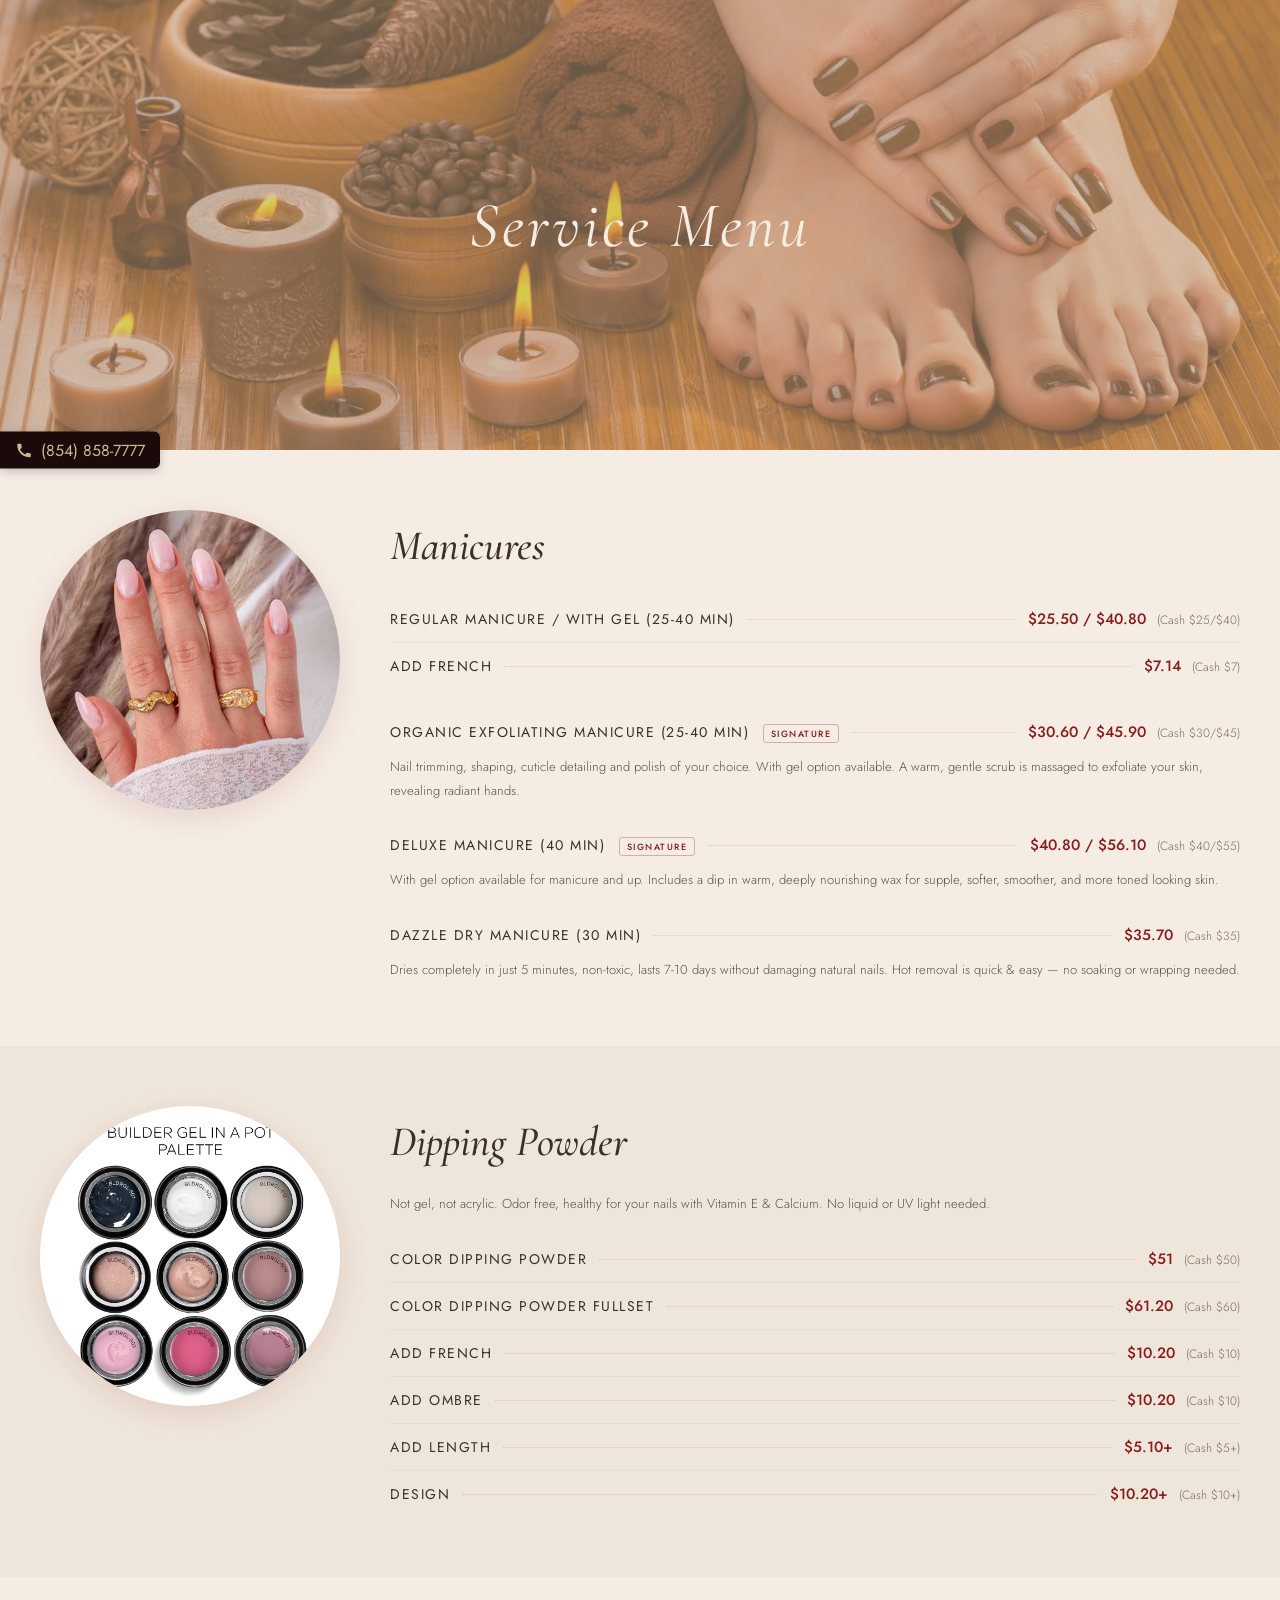
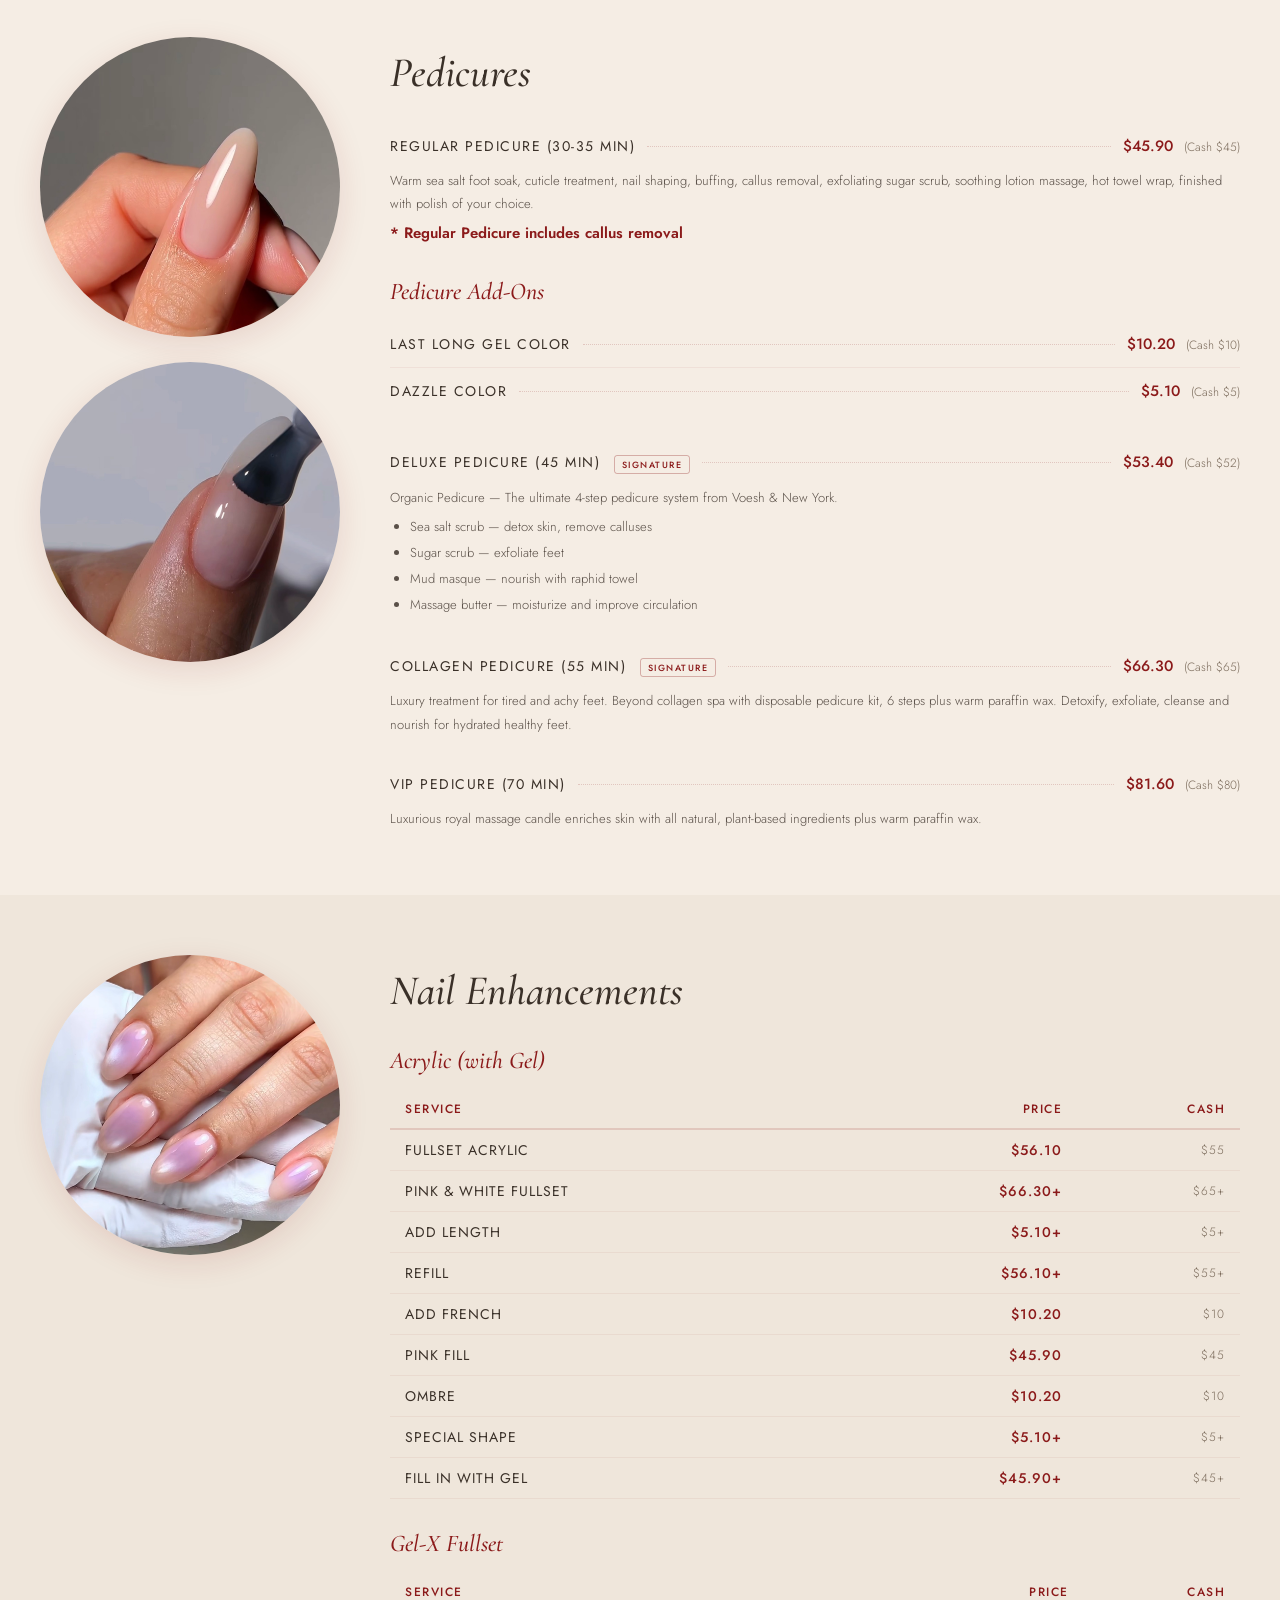
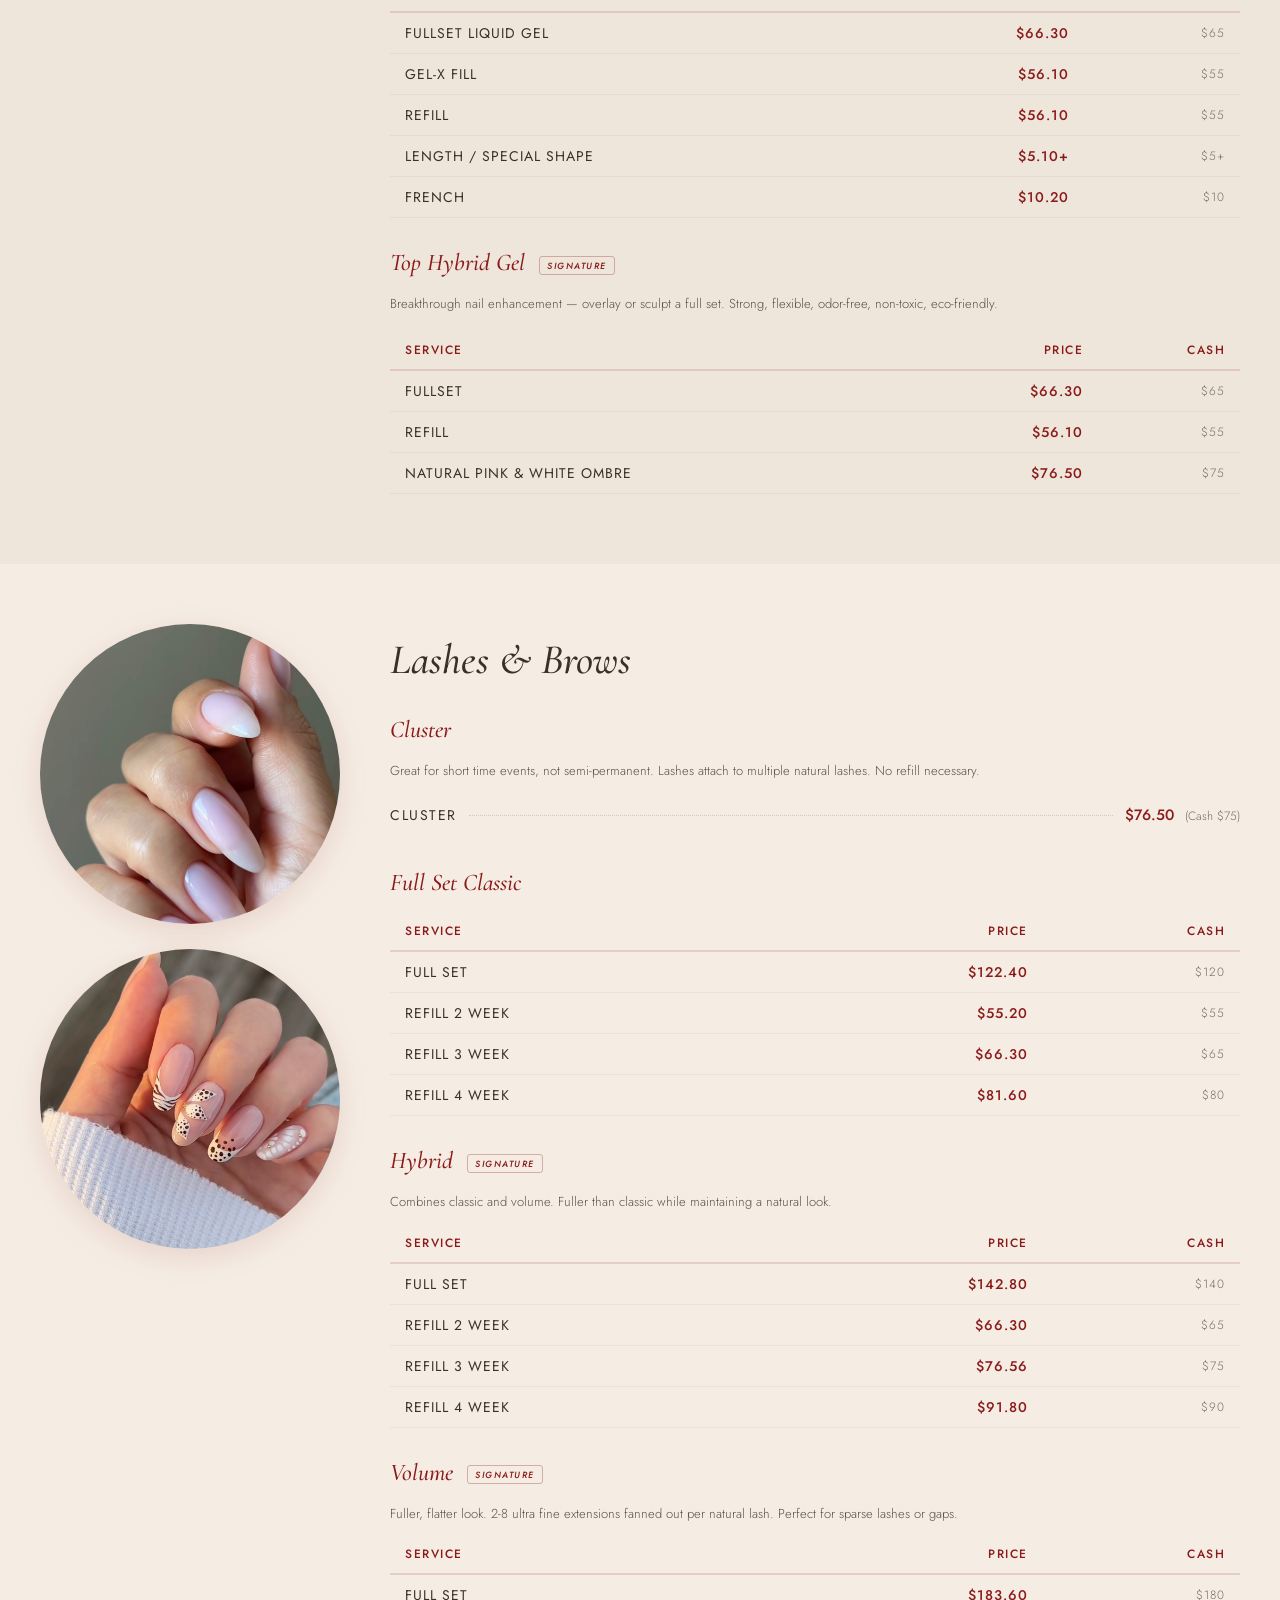
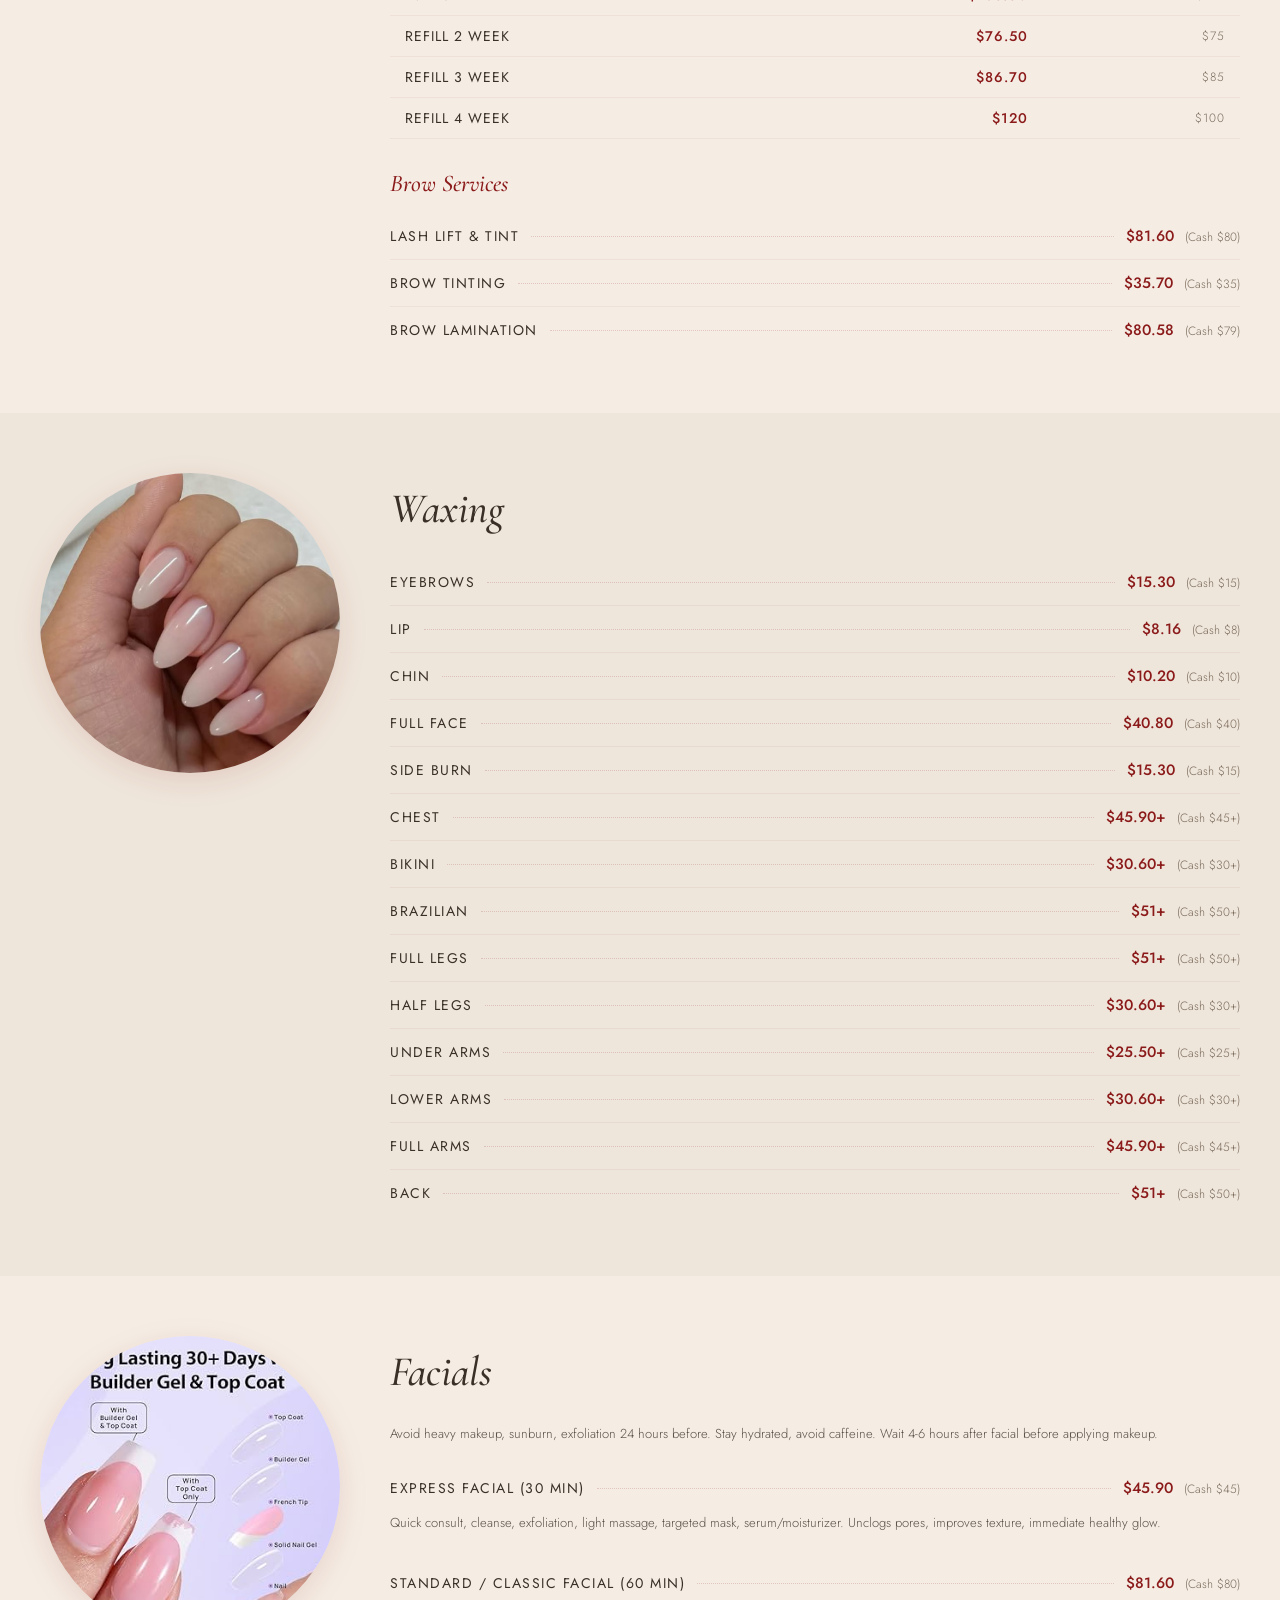
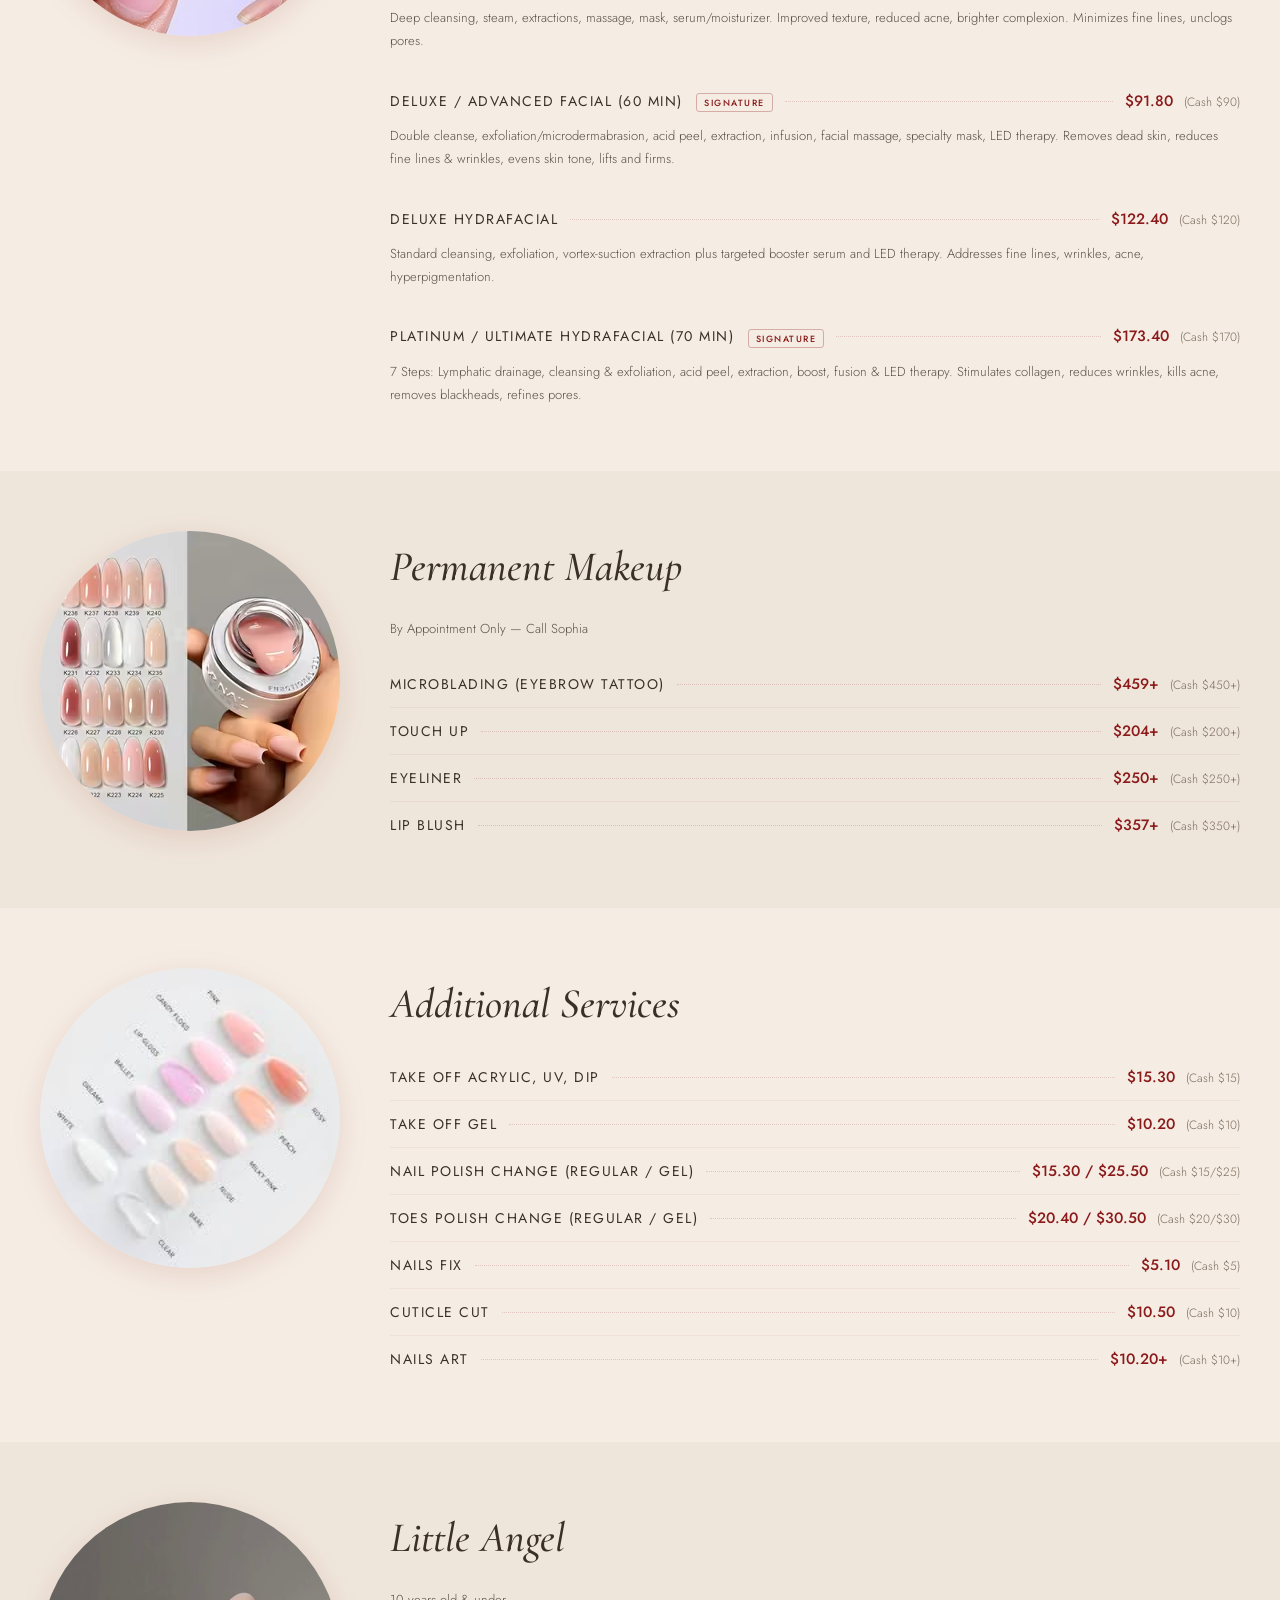
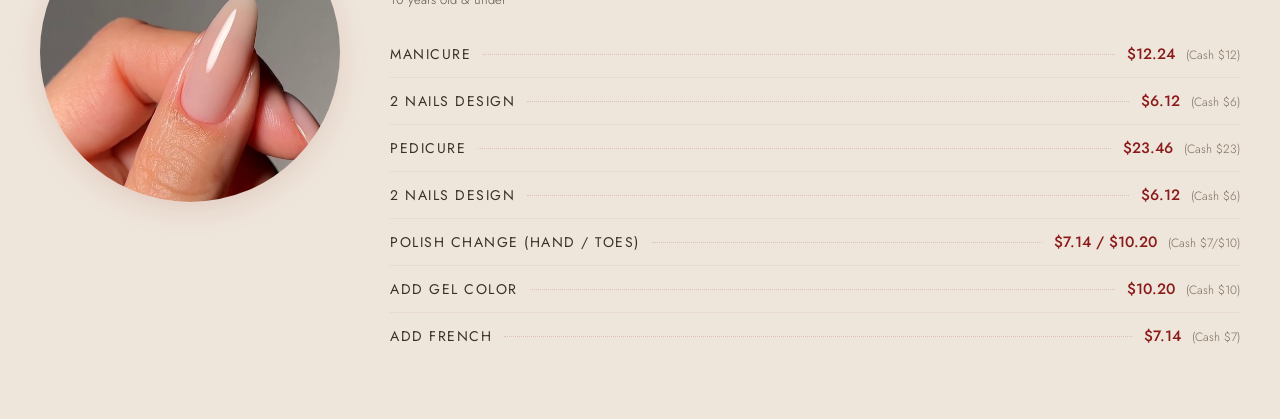
<file: menu.html>
<!DOCTYPE html>
<html lang="en">

<head>
    <meta charset="UTF-8">
    <meta name="viewport" content="width=device-width, initial-scale=1.0">
    <title>Services | Nashua Nails and Spa</title>
    <link rel="preconnect" href="https://fonts.googleapis.com">
    <link
        href="https://fonts.googleapis.com/css2?family=Cormorant+Garamond:ital,wght@0,300;0,400;0,500;0,600;1,300;1,400&family=Jost:wght@300;400;500&display=swap"
        rel="stylesheet">
    <style>
        *,
        *::before,
        *::after {
            margin: 0;
            padding: 0;
            box-sizing: border-box;
        }

        html {
            scroll-behavior: smooth;
        }

        body {
            font-family: 'Jost', sans-serif;
            color: #3A3028;
            background: #F5EDE4;
            overflow-x: hidden;
        }

        /* ===== HERO BANNER ===== */
        .hero-banner {
            position: relative;
            width: 100%;
            height: 450px;
            background: url('banner_slide_1.jpg') center/cover no-repeat;
            display: flex;
            align-items: center;
            justify-content: center;
        }

        .hero-banner::after {
            content: '';
            position: absolute;
            inset: 0;
            background: rgba(184,160,126, 0.55);
        }

        .hero-banner h1 {
            position: relative;
            z-index: 1;
            font-family: 'Cormorant Garamond', serif;
            font-size: 64px;
            font-weight: 400;
            font-style: italic;
            color: #F5EDE4;
            letter-spacing: 3px;
        }

        @media (max-width: 850px) {
            .hero-banner {
                height: 300px;
            }

            .hero-banner h1 {
                font-size: 42px;
            }
        }

        /* ===== STICKY BUTTONS ===== */
        .sticky-buttons {
            position: fixed;
            left: 0;
            bottom: 50%;
            transform: translateY(50%);
            z-index: 9999;
            display: flex;
            flex-direction: column;
            align-items: flex-start;
            gap: 5px;
        }

        .sticky-buttons a {
            display: flex;
            align-items: center;
            gap: 8px;
            background: #1A0A0A;
            color: #C9B896;
            text-decoration: none;
            padding: 7px 15px;
            font-size: 16px;
            font-family: 'Jost', sans-serif;
            font-weight: 400;
            width: max-content;
            box-shadow: 0 3px 10px rgba(0, 0, 0, 0.2);
            transition: background 0.3s, padding-left 0.3s;
            border-radius: 0 6px 6px 0;
        }

        .sticky-buttons a:hover {
            background: #3A1515;
            padding-left: 20px;
        }

        .sticky-buttons a svg {
            width: 18px;
            height: 18px;
            fill: #C9B896;
            flex-shrink: 0;
        }

        /* ===== SERVICE SECTION ===== */
        .service-section {
            padding: 60px 40px;
            background: #F5EDE4;
            scroll-margin-top: 100px;
        }

        .service-section:nth-child(even) {
            background: #EFE6DB;
        }

        .section-inner {
            max-width: 1200px;
            margin: 0 auto;
            display: grid;
            grid-template-columns: 300px 1fr;
            gap: 50px;
            align-items: start;
        }

        /* ===== SECTION IMAGE ===== */
        .img-circle-wrap {
            width: 300px !important;
            height: 300px !important;
            border-radius: 50% !important;
            overflow: hidden !important;
            display: block !important;
            box-shadow: 0 8px 30px rgba(139, 26, 26, 0.12) !important;
            flex-shrink: 0 !important;
        }

        .img-circle-wrap img {
            width: 100% !important;
            height: 100% !important;
            object-fit: cover !important;
            border-radius: 0 !important;
            display: block !important;
        }

        /* ===== IMAGE STACK ===== */
        .img-stack {
            display: flex;
            flex-direction: column;
            gap: 25px;
            align-items: center;
        }

        /* ===== SECTION CONTENT ===== */
        .section-content {
            padding-top: 10px;
        }

        .section-content h2 {
            font-family: 'Cormorant Garamond', serif;
            font-size: 42px;
            font-weight: 500;
            color: #3A3028;
            margin-bottom: 25px;
            font-style: italic;
        }

        /* ===== PRICE LIST ===== */
        .price-list {
            width: 100%;
        }

        .price-item {
            display: flex;
            justify-content: space-between;
            align-items: baseline;
            padding: 12px 0;
            border-bottom: 1px solid rgba(139, 26, 26, 0.06);
        }

        .price-item:last-child {
            border-bottom: none;
        }

        .price-item .name {
            font-size: 14px;
            font-weight: 400;
            text-transform: uppercase;
            letter-spacing: 1.5px;
            color: #3A3028;
        }

        .price-item .dots {
            flex: 1;
            border-bottom: 1px dotted rgba(139, 26, 26, 0.18);
            margin: 0 12px;
            min-width: 20px;
            position: relative;
            top: -4px;
        }

        .price-item .price {
            font-size: 15px;
            font-weight: 500;
            color: #8B1A1A;
            white-space: nowrap;
        }

        .price-item .cash {
            font-size: 12px;
            font-weight: 300;
            color: #7A6A5A;
            margin-left: 6px;
        }

        /* ===== TABLE STYLE ===== */
        .service-table {
            width: 100%;
            border-collapse: collapse;
            margin-bottom: 10px;
        }

        .service-table th {
            padding: 10px 15px;
            text-transform: uppercase;
            letter-spacing: 1.5px;
            font-weight: 500;
            font-size: 12px;
            color: #8B1A1A;
            border-bottom: 2px solid rgba(139, 26, 26, 0.15);
            text-align: left;
        }

        .service-table th:not(:first-child) {
            text-align: right;
        }

        .service-table td {
            padding: 10px 15px;
            border-bottom: 1px solid rgba(139, 26, 26, 0.06);
            font-size: 14px;
            font-weight: 400;
            text-transform: uppercase;
            letter-spacing: 1px;
        }

        .service-table td:not(:first-child) {
            text-align: right;
            font-weight: 500;
            color: #8B1A1A;
        }

        .service-table .cash-col {
            font-weight: 300 !important;
            color: #7A6A5A !important;
            font-size: 12px !important;
        }

        /* ===== SUB HEADING ===== */
        .sub-heading {
            font-family: 'Cormorant Garamond', serif;
            font-size: 24px;
            font-weight: 500;
            color: #8B1A1A;
            margin: 30px 0 15px;
            font-style: italic;
        }

        /* ===== SIGNATURE TAG ===== */
        .sig {
            display: inline-block;
            font-family: 'Jost', sans-serif;
            font-size: 9px;
            font-weight: 500;
            letter-spacing: 1.5px;
            text-transform: uppercase;
            color: #8B1A1A;
            border: 1px solid rgba(139, 26, 26, 0.3);
            border-radius: 3px;
            padding: 2px 7px;
            margin-left: 8px;
            vertical-align: middle;
        }

        /* ===== DESCRIPTION TEXT ===== */
        .desc-text {
            font-size: 13px;
            font-weight: 300;
            line-height: 1.8;
            color: #5A5048;
            margin-bottom: 5px;
        }

        .desc-list {
            font-size: 13px;
            font-weight: 300;
            line-height: 2;
            color: #5A5048;
            margin: 5px 0 8px 20px;
            list-style: disc;
        }

        /* ===== STEPS BOX ===== */
        .steps-box {
            background: rgba(184, 160, 126, 0.1);
            border: 1px solid rgba(184, 160, 126, 0.25);
            border-radius: 10px;
            padding: 1.2rem 1.5rem;
            margin: 10px 0 15px;
        }

        .steps-box .step {
            font-size: 12.5px;
            font-weight: 300;
            color: #5A5048;
            margin-bottom: 0.25rem;
            line-height: 1.6;
        }

        .steps-box .step strong {
            font-weight: 500;
            color: #3A3028;
        }

        /* ===== RESPONSIVE ===== */
        @media (max-width: 850px) {
            .section-inner {
                grid-template-columns: 1fr;
                gap: 30px;
            }

            .img-circle-wrap {
                width: 250px !important;
                height: 250px !important;
                margin: 0 auto !important;
            }

            .service-section {
                padding: 40px 20px;
            }

            .section-content h2 {
                font-size: 32px;
                text-align: center;
            }
        }
    </style>
</head>

<body>

    <!-- ==================== STICKY BUTTONS ==================== -->
    <div class="sticky-buttons">
        <a href="tel:8548587777" title="Call Us">
            <svg viewBox="0 0 24 24">
                <path
                    d="M6.62 10.79a15.053 15.053 0 006.59 6.59l2.2-2.2a1.003 1.003 0 011.01-.24c1.12.37 2.33.57 3.57.57.55 0 1 .45 1 1V20c0 .55-.45 1-1 1C10.07 21 3 13.93 3 4c0-.55.45-1 1-1h3.5c.55 0 1 .45 1 1 0 1.25.2 2.45.57 3.57.1.31.03.66-.25 1.01l-2.2 2.21z" />
            </svg>
            (854) 858-7777
        </a>
    </div>

    <!-- ==================== HERO BANNER ==================== -->
    <div class="hero-banner">
        <h1>Service Menu</h1>
    </div>


    <!-- ==================== MANICURES ==================== -->
    <div id="manicures" class="service-section">
        <div class="section-inner">
            <div class="img-circle-wrap">
                <img src="builder_gel_1.webp"
                    alt="Manicures">
            </div>
            <div class="section-content">
                <h2>Manicures</h2>

                <div class="price-list">
                    <div class="price-item">
                        <span class="name">Regular Manicure / with Gel (25-40 min)</span>
                        <span class="dots"></span>
                        <span class="price">$25.50 / $40.80 <span class="cash">(Cash $25/$40)</span></span>
                    </div>
                    <div class="price-item">
                        <span class="name">Add French</span>
                        <span class="dots"></span>
                        <span class="price">$7.14 <span class="cash">(Cash $7)</span></span>
                    </div>
                </div>

                <div class="price-list" style="margin-top: 20px;">
                    <div class="price-item">
                        <span class="name">Organic Exfoliating Manicure (25-40 min) <span
                                class="sig">Signature</span></span>
                        <span class="dots"></span>
                        <span class="price">$30.60 / $45.90 <span class="cash">(Cash $30/$45)</span></span>
                    </div>
                </div>
                <p class="desc-text">Nail trimming, shaping, cuticle detailing and polish of your choice. With gel
                    option available. A warm, gentle scrub is massaged to exfoliate your skin, revealing radiant hands.
                </p>

                <div class="price-list" style="margin-top: 20px;">
                    <div class="price-item">
                        <span class="name">Deluxe Manicure (40 min) <span class="sig">Signature</span></span>
                        <span class="dots"></span>
                        <span class="price">$40.80 / $56.10 <span class="cash">(Cash $40/$55)</span></span>
                    </div>
                </div>
                <p class="desc-text">With gel option available for manicure and up. Includes a dip in warm, deeply
                    nourishing wax for supple, softer, smoother, and more toned looking skin.</p>

                <div class="price-list" style="margin-top: 20px;">
                    <div class="price-item">
                        <span class="name">Dazzle Dry Manicure (30 min)</span>
                        <span class="dots"></span>
                        <span class="price">$35.70 <span class="cash">(Cash $35)</span></span>
                    </div>
                </div>
                <p class="desc-text">Dries completely in just 5 minutes, non-toxic, lasts 7-10 days without damaging
                    natural nails. Hot removal is quick &amp; easy &mdash; no soaking or wrapping needed.</p>
            </div>
        </div>
    </div>


    <!-- ==================== DIPPING POWDER ==================== -->
    <div id="dipping-powder" class="service-section">
        <div class="section-inner">
            <div class="img-circle-wrap">
                <img src="builder_gel_2.webp"
                    alt="Dipping Powder">
            </div>
            <div class="section-content">
                <h2>Dipping Powder</h2>
                <p class="desc-text" style="margin-bottom: 20px;">Not gel, not acrylic. Odor free, healthy for your
                    nails with Vitamin E &amp; Calcium. No liquid or UV light needed.</p>

                <div class="price-list">
                    <div class="price-item"><span class="name">Color Dipping Powder</span><span
                            class="dots"></span><span class="price">$51 <span class="cash">(Cash $50)</span></span>
                    </div>
                    <div class="price-item"><span class="name">Color Dipping Powder Fullset</span><span
                            class="dots"></span><span class="price">$61.20 <span class="cash">(Cash $60)</span></span>
                    </div>
                    <div class="price-item"><span class="name">Add French</span><span class="dots"></span><span
                            class="price">$10.20 <span class="cash">(Cash $10)</span></span></div>
                    <div class="price-item"><span class="name">Add Ombre</span><span class="dots"></span><span
                            class="price">$10.20 <span class="cash">(Cash $10)</span></span></div>
                    <div class="price-item"><span class="name">Add Length</span><span class="dots"></span><span
                            class="price">$5.10+ <span class="cash">(Cash $5+)</span></span></div>
                    <div class="price-item"><span class="name">Design</span><span class="dots"></span><span
                            class="price">$10.20+ <span class="cash">(Cash $10+)</span></span></div>
                </div>
            </div>
        </div>
    </div>


    <!-- ==================== PEDICURES ==================== -->
    <div id="pedicures" class="service-section">
        <div class="section-inner">
            <div class="img-stack">
                <div class="img-circle-wrap">
                    <img src="IMG_0181.jpg"
                        alt="Pedicures">
                </div>
                <div class="img-circle-wrap">
                    <img src="IMG_0182.jpg"
                        alt="Pedicures">
                </div>
            </div>
            <div class="section-content">
                <h2>Pedicures</h2>

                <div class="price-list">
                    <div class="price-item">
                        <span class="name">Regular Pedicure (30-35 min)</span>
                        <span class="dots"></span>
                        <span class="price">$45.90 <span class="cash">(Cash $45)</span></span>
                    </div>
                </div>
                <p class="desc-text">Warm sea salt foot soak, cuticle treatment, nail shaping, buffing, callus removal,
                    exfoliating sugar scrub, soothing lotion massage, hot towel wrap, finished with polish of your
                    choice.</p>
                <p class="desc-text" style="margin-top: 5px; color: #8B1A1A; font-weight: 600; font-size: 15px;">*
                    Regular Pedicure includes callus removal</p>

                <h3 class="sub-heading">Pedicure Add-Ons</h3>
                <div class="price-list">
                    <div class="price-item"><span class="name">Last Long Gel Color</span><span class="dots"></span><span
                            class="price">$10.20 <span class="cash">(Cash $10)</span></span></div>
                    <div class="price-item"><span class="name">Dazzle Color</span><span class="dots"></span><span
                            class="price">$5.10 <span class="cash">(Cash $5)</span></span></div>
                </div>

                <div class="price-list" style="margin-top: 25px;">
                    <div class="price-item">
                        <span class="name">Deluxe Pedicure (45 min) <span class="sig">Signature</span></span>
                        <span class="dots"></span>
                        <span class="price">$53.40 <span class="cash">(Cash $52)</span></span>
                    </div>
                </div>
                <p class="desc-text">Organic Pedicure &mdash; The ultimate 4-step pedicure system from Voesh &amp; New
                    York.</p>
                <ul class="desc-list">
                    <li>Sea salt scrub &mdash; detox skin, remove calluses</li>
                    <li>Sugar scrub &mdash; exfoliate feet</li>
                    <li>Mud masque &mdash; nourish with raphid towel</li>
                    <li>Massage butter &mdash; moisturize and improve circulation</li>
                </ul>

                <div class="price-list" style="margin-top: 25px;">
                    <div class="price-item">
                        <span class="name">Collagen Pedicure (55 min) <span class="sig">Signature</span></span>
                        <span class="dots"></span>
                        <span class="price">$66.30 <span class="cash">(Cash $65)</span></span>
                    </div>
                </div>
                <p class="desc-text">Luxury treatment for tired and achy feet. Beyond collagen spa with disposable
                    pedicure kit, 6 steps plus warm paraffin wax. Detoxify, exfoliate, cleanse and nourish for hydrated
                    healthy feet.</p>

                <div class="price-list" style="margin-top: 25px;">
                    <div class="price-item">
                        <span class="name">VIP Pedicure (70 min)</span>
                        <span class="dots"></span>
                        <span class="price">$81.60 <span class="cash">(Cash $80)</span></span>
                    </div>
                </div>
                <p class="desc-text">Luxurious royal massage candle enriches skin with all natural, plant-based
                    ingredients plus warm paraffin wax.</p>

            </div>
        </div>
    </div>


    <!-- ==================== NAIL ENHANCEMENTS ==================== -->
    <div id="nail-enhancements" class="service-section">
        <div class="section-inner">
            <div class="img-circle-wrap">
                <img src="IMG_0184.jpg"
                    alt="Nail Enhancements">
            </div>
            <div class="section-content">
                <h2>Nail Enhancements</h2>

                <h3 class="sub-heading">Acrylic (with Gel)</h3>
                <table class="service-table">
                    <thead>
                        <tr>
                            <th>Service</th>
                            <th>Price</th>
                            <th>Cash</th>
                        </tr>
                    </thead>
                    <tbody>
                        <tr>
                            <td>Fullset Acrylic</td>
                            <td>$56.10</td>
                            <td class="cash-col">$55</td>
                        </tr>
                        <tr>
                            <td>Pink &amp; White Fullset</td>
                            <td>$66.30+</td>
                            <td class="cash-col">$65+</td>
                        </tr>
                        <tr>
                            <td>Add Length</td>
                            <td>$5.10+</td>
                            <td class="cash-col">$5+</td>
                        </tr>
                        <tr>
                            <td>Refill</td>
                            <td>$56.10+</td>
                            <td class="cash-col">$55+</td>
                        </tr>
                        <tr>
                            <td>Add French</td>
                            <td>$10.20</td>
                            <td class="cash-col">$10</td>
                        </tr>
                        <tr>
                            <td>Pink Fill</td>
                            <td>$45.90</td>
                            <td class="cash-col">$45</td>
                        </tr>
                        <tr>
                            <td>Ombre</td>
                            <td>$10.20</td>
                            <td class="cash-col">$10</td>
                        </tr>
                        <tr>
                            <td>Special Shape</td>
                            <td>$5.10+</td>
                            <td class="cash-col">$5+</td>
                        </tr>
                        <tr>
                            <td>Fill in with Gel</td>
                            <td>$45.90+</td>
                            <td class="cash-col">$45+</td>
                        </tr>
                    </tbody>
                </table>

                <h3 class="sub-heading">Gel-X Fullset</h3>
                <table class="service-table">
                    <thead>
                        <tr>
                            <th>Service</th>
                            <th>Price</th>
                            <th>Cash</th>
                        </tr>
                    </thead>
                    <tbody>
                        <tr>
                            <td>Fullset Liquid Gel</td>
                            <td>$66.30</td>
                            <td class="cash-col">$65</td>
                        </tr>
                        <tr>
                            <td>Gel-X Fill</td>
                            <td>$56.10</td>
                            <td class="cash-col">$55</td>
                        </tr>
                        <tr>
                            <td>Refill</td>
                            <td>$56.10</td>
                            <td class="cash-col">$55</td>
                        </tr>
                        <tr>
                            <td>Length / Special Shape</td>
                            <td>$5.10+</td>
                            <td class="cash-col">$5+</td>
                        </tr>
                        <tr>
                            <td>French</td>
                            <td>$10.20</td>
                            <td class="cash-col">$10</td>
                        </tr>
                    </tbody>
                </table>

                <h3 class="sub-heading">Top Hybrid Gel <span class="sig">Signature</span></h3>
                <p class="desc-text" style="margin-bottom: 15px;">Breakthrough nail enhancement &mdash; overlay or
                    sculpt a full set. Strong, flexible, odor-free, non-toxic, eco-friendly.</p>
                <table class="service-table">
                    <thead>
                        <tr>
                            <th>Service</th>
                            <th>Price</th>
                            <th>Cash</th>
                        </tr>
                    </thead>
                    <tbody>
                        <tr>
                            <td>Fullset</td>
                            <td>$66.30</td>
                            <td class="cash-col">$65</td>
                        </tr>
                        <tr>
                            <td>Refill</td>
                            <td>$56.10</td>
                            <td class="cash-col">$55</td>
                        </tr>
                        <tr>
                            <td>Natural Pink &amp; White Ombre</td>
                            <td>$76.50</td>
                            <td class="cash-col">$75</td>
                        </tr>
                    </tbody>
                </table>
            </div>
        </div>
    </div>


    <!-- ==================== LASHES & BROWS ==================== -->
    <div id="lashes-brows" class="service-section">
        <div class="section-inner">
            <div class="img-stack">
                <div class="img-circle-wrap">
                    <img src="IMG_0185.jpg"
                        alt="Lashes">
                </div>
                <div class="img-circle-wrap">
                    <img src="IMG_0186.jpg"
                        alt="Brows">
                </div>
            </div>
            <div class="section-content">
                <h2>Lashes &amp; Brows</h2>

                <h3 class="sub-heading">Cluster</h3>
                <p class="desc-text" style="margin-bottom: 10px;">Great for short time events, not semi-permanent.
                    Lashes attach to multiple natural lashes. No refill necessary.</p>
                <div class="price-list">
                    <div class="price-item"><span class="name">Cluster</span><span class="dots"></span><span
                            class="price">$76.50 <span class="cash">(Cash $75)</span></span></div>
                </div>

                <h3 class="sub-heading">Full Set Classic</h3>
                <table class="service-table">
                    <thead>
                        <tr>
                            <th>Service</th>
                            <th>Price</th>
                            <th>Cash</th>
                        </tr>
                    </thead>
                    <tbody>
                        <tr>
                            <td>Full Set</td>
                            <td>$122.40</td>
                            <td class="cash-col">$120</td>
                        </tr>
                        <tr>
                            <td>Refill 2 Week</td>
                            <td>$55.20</td>
                            <td class="cash-col">$55</td>
                        </tr>
                        <tr>
                            <td>Refill 3 Week</td>
                            <td>$66.30</td>
                            <td class="cash-col">$65</td>
                        </tr>
                        <tr>
                            <td>Refill 4 Week</td>
                            <td>$81.60</td>
                            <td class="cash-col">$80</td>
                        </tr>
                    </tbody>
                </table>

                <h3 class="sub-heading">Hybrid <span class="sig">Signature</span></h3>
                <p class="desc-text" style="margin-bottom: 10px;">Combines classic and volume. Fuller than classic while
                    maintaining a natural look.</p>
                <table class="service-table">
                    <thead>
                        <tr>
                            <th>Service</th>
                            <th>Price</th>
                            <th>Cash</th>
                        </tr>
                    </thead>
                    <tbody>
                        <tr>
                            <td>Full Set</td>
                            <td>$142.80</td>
                            <td class="cash-col">$140</td>
                        </tr>
                        <tr>
                            <td>Refill 2 Week</td>
                            <td>$66.30</td>
                            <td class="cash-col">$65</td>
                        </tr>
                        <tr>
                            <td>Refill 3 Week</td>
                            <td>$76.56</td>
                            <td class="cash-col">$75</td>
                        </tr>
                        <tr>
                            <td>Refill 4 Week</td>
                            <td>$91.80</td>
                            <td class="cash-col">$90</td>
                        </tr>
                    </tbody>
                </table>

                <h3 class="sub-heading">Volume <span class="sig">Signature</span></h3>
                <p class="desc-text" style="margin-bottom: 10px;">Fuller, flatter look. 2-8 ultra fine extensions fanned
                    out per natural lash. Perfect for sparse lashes or gaps.</p>
                <table class="service-table">
                    <thead>
                        <tr>
                            <th>Service</th>
                            <th>Price</th>
                            <th>Cash</th>
                        </tr>
                    </thead>
                    <tbody>
                        <tr>
                            <td>Full Set</td>
                            <td>$183.60</td>
                            <td class="cash-col">$180</td>
                        </tr>
                        <tr>
                            <td>Refill 2 Week</td>
                            <td>$76.50</td>
                            <td class="cash-col">$75</td>
                        </tr>
                        <tr>
                            <td>Refill 3 Week</td>
                            <td>$86.70</td>
                            <td class="cash-col">$85</td>
                        </tr>
                        <tr>
                            <td>Refill 4 Week</td>
                            <td>$120</td>
                            <td class="cash-col">$100</td>
                        </tr>
                    </tbody>
                </table>

                <h3 class="sub-heading">Brow Services</h3>
                <div class="price-list">
                    <div class="price-item"><span class="name">Lash Lift &amp; Tint</span><span
                            class="dots"></span><span class="price">$81.60 <span class="cash">(Cash $80)</span></span>
                    </div>
                    <div class="price-item"><span class="name">Brow Tinting</span><span class="dots"></span><span
                            class="price">$35.70 <span class="cash">(Cash $35)</span></span></div>
                    <div class="price-item"><span class="name">Brow Lamination</span><span class="dots"></span><span
                            class="price">$80.58 <span class="cash">(Cash $79)</span></span></div>
                </div>
            </div>
        </div>
    </div>


    <!-- ==================== WAXING ==================== -->
    <div id="waxing" class="service-section">
        <div class="section-inner">
            <div class="img-circle-wrap">
                <img src="IMG_0949 copy.png"
                    alt="Waxing">
            </div>
            <div class="section-content">
                <h2>Waxing</h2>
                <div class="price-list">
                    <div class="price-item"><span class="name">Eyebrows</span><span class="dots"></span><span
                            class="price">$15.30 <span class="cash">(Cash $15)</span></span></div>
                    <div class="price-item"><span class="name">Lip</span><span class="dots"></span><span
                            class="price">$8.16 <span class="cash">(Cash $8)</span></span></div>
                    <div class="price-item"><span class="name">Chin</span><span class="dots"></span><span
                            class="price">$10.20 <span class="cash">(Cash $10)</span></span></div>
                    <div class="price-item"><span class="name">Full Face</span><span class="dots"></span><span
                            class="price">$40.80 <span class="cash">(Cash $40)</span></span></div>
                    <div class="price-item"><span class="name">Side Burn</span><span class="dots"></span><span
                            class="price">$15.30 <span class="cash">(Cash $15)</span></span></div>
                    <div class="price-item"><span class="name">Chest</span><span class="dots"></span><span
                            class="price">$45.90+ <span class="cash">(Cash $45+)</span></span></div>
                    <div class="price-item"><span class="name">Bikini</span><span class="dots"></span><span
                            class="price">$30.60+ <span class="cash">(Cash $30+)</span></span></div>
                    <div class="price-item"><span class="name">Brazilian</span><span class="dots"></span><span
                            class="price">$51+ <span class="cash">(Cash $50+)</span></span></div>
                    <div class="price-item"><span class="name">Full Legs</span><span class="dots"></span><span
                            class="price">$51+ <span class="cash">(Cash $50+)</span></span></div>
                    <div class="price-item"><span class="name">Half Legs</span><span class="dots"></span><span
                            class="price">$30.60+ <span class="cash">(Cash $30+)</span></span></div>
                    <div class="price-item"><span class="name">Under Arms</span><span class="dots"></span><span
                            class="price">$25.50+ <span class="cash">(Cash $25+)</span></span></div>
                    <div class="price-item"><span class="name">Lower Arms</span><span class="dots"></span><span
                            class="price">$30.60+ <span class="cash">(Cash $30+)</span></span></div>
                    <div class="price-item"><span class="name">Full Arms</span><span class="dots"></span><span
                            class="price">$45.90+ <span class="cash">(Cash $45+)</span></span></div>
                    <div class="price-item"><span class="name">Back</span><span class="dots"></span><span
                            class="price">$51+ <span class="cash">(Cash $50+)</span></span></div>
                </div>
            </div>
        </div>
    </div>


    <!-- ==================== FACIALS ==================== -->
    <div id="facials" class="service-section">
        <div class="section-inner">
            <div class="img-circle-wrap">
                <img src="builder_gel_4.jpg"
                    alt="Facials">
            </div>
            <div class="section-content">
                <h2>Facials</h2>
                <p class="desc-text" style="margin-bottom: 20px;">Avoid heavy makeup, sunburn, exfoliation 24 hours
                    before. Stay hydrated, avoid caffeine. Wait 4-6 hours after facial before applying makeup.</p>

                <div class="price-list">
                    <div class="price-item">
                        <span class="name">Express Facial (30 min)</span>
                        <span class="dots"></span>
                        <span class="price">$45.90 <span class="cash">(Cash $45)</span></span>
                    </div>
                </div>
                <p class="desc-text">Quick consult, cleanse, exfoliation, light massage, targeted mask,
                    serum/moisturizer. Unclogs pores, improves texture, immediate healthy glow.</p>

                <div class="price-list" style="margin-top: 25px;">
                    <div class="price-item">
                        <span class="name">Standard / Classic Facial (60 min)</span>
                        <span class="dots"></span>
                        <span class="price">$81.60 <span class="cash">(Cash $80)</span></span>
                    </div>
                </div>
                <p class="desc-text">Deep cleansing, steam, extractions, massage, mask, serum/moisturizer. Improved
                    texture, reduced acne, brighter complexion. Minimizes fine lines, unclogs pores.</p>

                <div class="price-list" style="margin-top: 25px;">
                    <div class="price-item">
                        <span class="name">Deluxe / Advanced Facial (60 min) <span class="sig">Signature</span></span>
                        <span class="dots"></span>
                        <span class="price">$91.80 <span class="cash">(Cash $90)</span></span>
                    </div>
                </div>
                <p class="desc-text">Double cleanse, exfoliation/microdermabrasion, acid peel, extraction, infusion,
                    facial massage, specialty mask, LED therapy. Removes dead skin, reduces fine lines &amp; wrinkles,
                    evens skin tone, lifts and firms.</p>

                <div class="price-list" style="margin-top: 25px;">
                    <div class="price-item">
                        <span class="name">Deluxe Hydrafacial</span>
                        <span class="dots"></span>
                        <span class="price">$122.40 <span class="cash">(Cash $120)</span></span>
                    </div>
                </div>
                <p class="desc-text">Standard cleansing, exfoliation, vortex-suction extraction plus targeted booster
                    serum and LED therapy. Addresses fine lines, wrinkles, acne, hyperpigmentation.</p>

                <div class="price-list" style="margin-top: 25px;">
                    <div class="price-item">
                        <span class="name">Platinum / Ultimate Hydrafacial (70 min) <span
                                class="sig">Signature</span></span>
                        <span class="dots"></span>
                        <span class="price">$173.40 <span class="cash">(Cash $170)</span></span>
                    </div>
                </div>
                <p class="desc-text">7 Steps: Lymphatic drainage, cleansing &amp; exfoliation, acid peel, extraction,
                    boost, fusion &amp; LED therapy. Stimulates collagen, reduces wrinkles, kills acne, removes
                    blackheads, refines pores.</p>
            </div>
        </div>
    </div>


    <!-- ==================== PERMANENT MAKEUP ==================== -->
    <div id="permanent-makeup" class="service-section">
        <div class="section-inner">
            <div class="img-circle-wrap">
                <img src="builder_gel_5.avif"
                    alt="Permanent Makeup">
            </div>
            <div class="section-content">
                <h2>Permanent Makeup</h2>
                <p class="desc-text" style="margin-bottom: 20px;">By Appointment Only &mdash; Call Sophia</p>

                <div class="price-list">
                    <div class="price-item"><span class="name">Microblading (Eyebrow Tattoo)</span><span
                            class="dots"></span><span class="price">$459+ <span class="cash">(Cash $450+)</span></span>
                    </div>
                    <div class="price-item"><span class="name">Touch Up</span><span class="dots"></span><span
                            class="price">$204+ <span class="cash">(Cash $200+)</span></span></div>
                    <div class="price-item"><span class="name">Eyeliner</span><span class="dots"></span><span
                            class="price">$250+ <span class="cash">(Cash $250+)</span></span></div>
                    <div class="price-item"><span class="name">Lip Blush</span><span class="dots"></span><span
                            class="price">$357+ <span class="cash">(Cash $350+)</span></span></div>
                </div>
            </div>
        </div>
    </div>


    <!-- ==================== ADDITIONAL SERVICES ==================== -->
    <div id="additional" class="service-section">
        <div class="section-inner">
            <div class="img-circle-wrap">
                <img src="builder_gel_3.jpeg"
                    alt="Additional Services">
            </div>
            <div class="section-content">
                <h2>Additional Services</h2>

                <div class="price-list">
                    <div class="price-item"><span class="name">Take Off Acrylic, UV, Dip</span><span
                            class="dots"></span><span class="price">$15.30 <span class="cash">(Cash $15)</span></span>
                    </div>
                    <div class="price-item"><span class="name">Take Off Gel</span><span class="dots"></span><span
                            class="price">$10.20 <span class="cash">(Cash $10)</span></span></div>
                    <div class="price-item"><span class="name">Nail Polish Change (Regular / Gel)</span><span
                            class="dots"></span><span class="price">$15.30 / $25.50 <span class="cash">(Cash
                                $15/$25)</span></span></div>
                    <div class="price-item"><span class="name">Toes Polish Change (Regular / Gel)</span><span
                            class="dots"></span><span class="price">$20.40 / $30.50 <span class="cash">(Cash
                                $20/$30)</span></span></div>
                    <div class="price-item"><span class="name">Nails Fix</span><span class="dots"></span><span
                            class="price">$5.10 <span class="cash">(Cash $5)</span></span></div>
                    <div class="price-item"><span class="name">Cuticle Cut</span><span class="dots"></span><span
                            class="price">$10.50 <span class="cash">(Cash $10)</span></span></div>
                    <div class="price-item"><span class="name">Nails Art</span><span class="dots"></span><span
                            class="price">$10.20+ <span class="cash">(Cash $10+)</span></span></div>
                </div>
            </div>
        </div>
    </div>


    <!-- ==================== LITTLE ANGEL ==================== -->
    <div id="little-angel" class="service-section">
        <div class="section-inner">
            <div class="img-circle-wrap">
                <img src="IMG_0181.jpg"
                    alt="Little Angel">
            </div>
            <div class="section-content">
                <h2>Little Angel</h2>
                <p class="desc-text" style="margin-bottom: 20px;">10 years old &amp; under</p>

                <div class="price-list">
                    <div class="price-item"><span class="name">Manicure</span><span class="dots"></span><span
                            class="price">$12.24 <span class="cash">(Cash $12)</span></span></div>
                    <div class="price-item"><span class="name">2 Nails Design</span><span class="dots"></span><span
                            class="price">$6.12 <span class="cash">(Cash $6)</span></span></div>
                    <div class="price-item"><span class="name">Pedicure</span><span class="dots"></span><span
                            class="price">$23.46 <span class="cash">(Cash $23)</span></span></div>
                    <div class="price-item"><span class="name">2 Nails Design</span><span class="dots"></span><span
                            class="price">$6.12 <span class="cash">(Cash $6)</span></span></div>
                    <div class="price-item"><span class="name">Polish Change (Hand / Toes)</span><span
                            class="dots"></span><span class="price">$7.14 / $10.20 <span class="cash">(Cash
                                $7/$10)</span></span></div>
                    <div class="price-item"><span class="name">Add Gel Color</span><span class="dots"></span><span
                            class="price">$10.20 <span class="cash">(Cash $10)</span></span></div>
                    <div class="price-item"><span class="name">Add French</span><span class="dots"></span><span
                            class="price">$7.14 <span class="cash">(Cash $7)</span></span></div>
                </div>
            </div>
        </div>
    </div>

</body>

</html>
</file>
<file: styles.min.css>
/* ===== CSS VARIABLES ===== */
:root {
    --primary-gold: #B8A07E;
    --light-gold: #C9B896;
    --dark-bg: #F5EDE4;
    --darker-bg: #F5EDE4;
    --card-bg: #ffffff;
    --text-primary: #3A3028;
    --text-secondary: #5C4D40;
    --text-muted: #8C7A5E;
    --font-heading: 'Playfair Display', serif;
    --font-body: 'Montserrat', sans-serif;
}

/* ===== RESET & BASE ===== */
*, *::before, *::after { box-sizing: border-box; margin: 0; padding: 0; }
html { scroll-behavior: smooth; scroll-padding-top: 100px; }
body {
    font-family: var(--font-body);
    background-color: var(--dark-bg);
    color: var(--text-primary);
    overflow-x: hidden;
}
a { text-decoration: none; color: inherit; }
img { max-width: 100%; display: block; }
ul { list-style: none; }

/* ===== CONTAINER ===== */
.container {
    max-width: 1200px;
    margin: 0 auto;
    padding: 0 20px;
}

.accent-color { color: var(--primary-gold); }

/* ===== BUTTONS ===== */
.btn {
    display: inline-block;
    padding: 13px 30px;
    font-family: var(--font-body);
    font-size: 11px;
    font-weight: 600;
    letter-spacing: 3px;
    text-transform: uppercase;
    border-radius: 2px;
    transition: all 0.3s ease;
    cursor: pointer;
    border: none;
}
.btn-gold {
    background: var(--primary-gold);
    color: #1a1a1a;
}
.btn-gold:hover {
    background: var(--light-gold);
    transform: translateY(-2px);
    box-shadow: 0 8px 25px rgba(184,160,126,0.4);
}
.btn-outline-gold {
    background: transparent;
    color: var(--primary-gold);
    border: 1px solid var(--primary-gold);
}
.btn-outline-gold:hover {
    background: var(--primary-gold);
    color: #1a1a1a;
}

/* ===== SITE HEADER ===== */
.site-header {
    position: fixed;
    top: 0;
    left: 0;
    right: 0;
    z-index: 1000;
}

/* Top Bar */
.top-bar {
    background: rgba(255,255,255,0.98);
    border-bottom: 1px solid rgba(184,160,126,0.3);
    padding: 7px 0;
}
.top-bar-inner {
    display: flex;
    justify-content: space-between;
    align-items: center;
}
.phone-link {
    display: flex;
    align-items: center;
    gap: 7px;
    color: #444444;
    font-size: 12px;
    letter-spacing: 1px;
    transition: color 0.3s;
}
.phone-link:hover { color: var(--primary-gold); }
.top-cta {
    font-size: 10px;
    letter-spacing: 3px;
    font-weight: 600;
    color: var(--primary-gold);
}

/* Main Nav Bar */
.main-header {
    background: rgba(255,255,255,0.96);
    backdrop-filter: blur(12px);
    -webkit-backdrop-filter: blur(12px);
    border-bottom: 1px solid rgba(184,160,126,0.25);
    transition: background 0.3s ease, box-shadow 0.3s ease;
}
.main-header.scrolled {
    background: rgba(255,255,255,0.99);
    box-shadow: 0 4px 30px rgba(184,160,126,0.15);
}
.header-inner {
    display: flex;
    align-items: center;
    justify-content: space-between;
    padding: 12px 20px;
}
.logo-area { flex-shrink: 0; }
.logo { display: flex; align-items: center; }
.logo-image {
    height: 54px;
    width: auto;
    object-fit: contain;
}
.logo-img {
    height: 56px;
    width: auto;
    object-fit: contain;
    display: block;
}
.footer-logo-img {
    height: 70px;
}

/* Navigation Links */
.main-nav ul {
    display: flex;
    gap: 38px;
    align-items: center;
}
.main-nav a {
    font-size: 11px;
    font-weight: 600;
    letter-spacing: 3px;
    text-transform: uppercase;
    color: #1a1a1a !important;
    padding: 4px 0;
    position: relative;
    transition: color 0.3s;
}
.main-nav a::after {
    content: '';
    position: absolute;
    bottom: -2px;
    left: 0;
    width: 0;
    height: 1px;
    background: var(--primary-gold);
    transition: width 0.3s ease;
}
.main-nav a:hover::after,
.main-nav a.active::after { width: 100%; }
.main-nav a:hover,
.main-nav a.active { color: var(--primary-gold) !important; }

/* Header CTA + Hamburger */
.header-actions {
    display: flex;
    align-items: center;
    gap: 16px;
}
.mobile-menu-toggle {
    display: none;
    flex-direction: column;
    gap: 5px;
    background: none;
    border: none;
    cursor: pointer;
    padding: 4px;
}
.mobile-menu-toggle span {
    display: block;
    width: 24px;
    height: 2px;
    background: var(--primary-gold);
    border-radius: 2px;
    transition: all 0.3s ease;
}
.mobile-menu-toggle.active span:nth-child(1) { transform: rotate(45deg) translate(5px, 5px); }
.mobile-menu-toggle.active span:nth-child(2) { opacity: 0; }
.mobile-menu-toggle.active span:nth-child(3) { transform: rotate(-45deg) translate(5px, -5px); }

/* ===== HERO SECTION ===== */
.hero-section {
    position: relative;
    min-height: 100vh;
    padding: 0 !important;
    display: flex;
    align-items: center;
    justify-content: center;
    text-align: center;
    overflow: hidden;
}
.hero-bg-slider {
    position: absolute;
    inset: 0;
    z-index: 0;
}
.hero-bg-slide {
    position: absolute;
    inset: 0;
    background-size: cover;
    background-position: center;
    background-repeat: no-repeat;
    opacity: 0;
    transition: opacity 1.4s ease-in-out;
}
.hero-bg-slide.active { opacity: 1; }
.hero-overlay {
    position: absolute;
    inset: 0;
    z-index: 1;
    background: linear-gradient(
        to bottom,
        rgba(0,0,0,0.55) 0%,
        rgba(0,0,0,0.35) 50%,
        rgba(0,0,0,0.65) 100%
    ) !important;
}
.hero-content {
    position: relative;
    z-index: 2;
    max-width: 720px;
    padding: 20px;
    padding-top: 0 !important;
}
.hero-badge {
    display: inline-block;
    font-family: var(--font-body);
    font-size: 10px;
    font-weight: 600;
    letter-spacing: 5px;
    text-transform: uppercase;
    color: var(--primary-gold);
    border: 1px solid rgba(184,160,126,0.55);
    padding: 9px 24px;
    margin-bottom: 28px;
    border-radius: 1px;
}
.hero-title {
    font-family: var(--font-heading);
    font-size: clamp(52px, 9vw, 88px);
    font-weight: 400;
    line-height: 1.08;
    color: #ffffff;
    margin-bottom: 22px;
    text-shadow: 0 2px 20px rgba(0,0,0,0.9), 0 0 40px rgba(184,160,126,0.4) !important;
}
.hero-subtitle {
    font-family: var(--font-body);
    font-size: 13px;
    letter-spacing: 5px;
    text-transform: uppercase;
    color: var(--text-secondary);
    margin-bottom: 10px;
    text-shadow: 0 2px 8px rgba(0,0,0,0.8) !important;
}
.hero-address {
    font-family: var(--font-heading);
    font-size: 15px;
    font-style: italic;
    color: var(--primary-gold);
    margin-bottom: 20px;
    text-shadow: 0 2px 8px rgba(0,0,0,0.8) !important;
}
.hero-divider {
    display: flex;
    align-items: center;
    justify-content: center;
    gap: 18px;
    margin: 20px 0;
}
.divider-line {
    display: block;
    width: 80px;
    height: 1px;
    background: rgba(184,160,126,0.45);
}
.divider-icon { color: var(--primary-gold); font-size: 16px; }

/* ===== FEATURE / OUR STORY SECTION ===== */
.feature-section {
    padding: 90px 0;
    background: #F5EDE4;
}
.feature-container {
    display: flex;
    align-items: center;
    gap: 70px;
    flex-wrap: wrap;
}
.feature-text { flex: 1; min-width: 300px; }
.feature-subtitle {
    display: block;
    color: var(--primary-gold);
    font-size: 11px;
    letter-spacing: 5px;
    text-transform: uppercase;
    margin-bottom: 16px;
}
.feature-heading {
    font-family: var(--font-heading);
    font-size: clamp(34px, 5vw, 52px);
    font-weight: 400;
    line-height: 1.2;
    color: #1a1a1a;
    margin-bottom: 22px;
}
.feature-paragraph {
    color: var(--text-muted);
    font-size: 14px;
    line-height: 1.9;
    margin-bottom: 32px;
}
.feature-btn { margin-bottom: 28px; display: inline-block; }
.feature-footer {
    display: flex;
    align-items: center;
    gap: 18px;
    margin-top: 30px;
}
.feature-footer-line {
    display: block;
    flex: 1;
    height: 1px;
    background: rgba(184,160,126,0.3);
}
.feature-address {
    font-size: 10px;
    letter-spacing: 4px;
    color: var(--text-muted);
    white-space: nowrap;
    text-transform: uppercase;
}
.feature-images { flex: 1; min-width: 300px; }

/* ===== ABOUT SLIDER ===== */
.slider-wrapper {
    position: relative;
    overflow: hidden;
    border-radius: 4px;
}
.slider-nav {
    position: absolute;
    top: 50%;
    transform: translateY(-50%);
    left: 0;
    right: 0;
    display: flex;
    justify-content: space-between;
    z-index: 10;
    padding: 0 12px;
    pointer-events: none;
}
.nav-btn {
    pointer-events: all;
    background: rgba(0,0,0,0.6);
    color: var(--primary-gold);
    border: 1px solid rgba(184,160,126,0.4);
    width: 40px;
    height: 40px;
    border-radius: 50%;
    font-size: 16px;
    cursor: pointer;
    transition: all 0.3s ease;
    display: flex;
    align-items: center;
    justify-content: center;
}
.nav-btn:hover {
    background: var(--primary-gold);
    color: #1a1a1a;
}
.slider-track {
    display: flex;
    transition: transform 0.5s ease;
}
.slide { min-width: 100%; }
.slide img { width: 100%; height: 420px; object-fit: contain; display: block; background: #111; }
.slider-dots {
    display: flex;
    justify-content: center;
    gap: 8px;
    padding: 14px;
    background: rgba(0,0,0,0.25);
}
.dot {
    width: 8px;
    height: 8px;
    border-radius: 50%;
    background: rgba(184,160,126,0.3);
    border: none;
    cursor: pointer;
    transition: background 0.3s;
    padding: 0;
}
.dot.active { background: var(--primary-gold); }

/* ===== SERVICES SECTION ===== */
.services-section {
    background: #ffffff;
    padding: 80px 0 0;
}
.services-header {
    text-align: center;
    margin-bottom: 50px;
    padding: 0 20px;
}
.services-label {
    display: block;
    color: var(--primary-gold);
    font-size: 11px;
    letter-spacing: 5px;
    text-transform: uppercase;
    margin-bottom: 12px;
}
.services-title {
    font-family: var(--font-heading);
    font-size: clamp(32px, 5vw, 50px);
    font-weight: 400;
    color: #1a1a1a;
}
.services-grid {
    display: grid;
    grid-template-columns: repeat(4, 1fr);
}
.service-card { position: relative; overflow: hidden; }
.service-text-card {
    background: #F5EDE4;
    display: flex;
    flex-direction: column;
    align-items: center;
    justify-content: center;
    padding: 40px 24px;
    min-height: 260px;
    border: 1px solid rgba(184,160,126,0.2);
}
.service-name {
    font-family: var(--font-heading);
    font-size: 26px;
    font-weight: 400;
    color: #1a1a1a;
    margin-bottom: 20px;
    text-align: center;
}
.service-menu-btn {
    display: inline-block;
    font-size: 10px;
    letter-spacing: 3px;
    text-transform: uppercase;
    color: var(--primary-gold);
    border: 1px solid rgba(184,160,126,0.4);
    padding: 9px 22px;
    transition: all 0.3s ease;
    border-radius: 1px;
}
.service-menu-btn:hover {
    background: var(--primary-gold);
    color: #1a1a1a;
    border-color: var(--primary-gold);
}
.service-photo-card { min-height: 260px; }
.service-photo-card img {
    width: 100%;
    height: 100%;
    min-height: 260px;
    object-fit: cover;
    display: block;
    transition: transform 0.5s ease;
}
.service-photo-card:hover img { transform: scale(1.06); }
.service-span-2 { grid-column: span 2; }
.service-photo-card { background-color: #EAE0D3; }

/* ===== CTA SECTION ===== */
.cta-section {
    background: #F5EDE4;
    border-top: 1px solid rgba(184,160,126,0.3);
    border-bottom: 1px solid rgba(184,160,126,0.3);
    padding: 80px 20px;
    text-align: center;
}
.cta-inner { max-width: 600px; margin: 0 auto; }
.cta-subtitle {
    font-size: 10px;
    letter-spacing: 5px;
    color: var(--text-muted);
    margin-bottom: 18px;
}
.cta-heading {
    font-family: var(--font-heading);
    font-size: clamp(30px, 5vw, 48px);
    font-weight: 400;
    margin-bottom: 14px;
    color: #1a1a1a;
}
.cta-address {
    font-family: var(--font-heading);
    font-style: italic;
    font-size: 15px;
    margin-bottom: 10px;
    color: var(--primary-gold);
}
.cta-phone {
    display: block;
    font-size: 24px;
    font-weight: 600;
    margin-bottom: 34px;
    transition: opacity 0.3s;
    color: #1a1a1a;
}
.cta-phone:hover { opacity: 0.8; }
.cta-btn { display: inline-block; }

/* ===== FOOTER ===== */
.site-footer { background: #EAE0D3; }
.footer-container { display: flex; flex-wrap: wrap; min-height: 320px; }
.footer-map-container { flex: 1; min-width: 300px; min-height: 320px; }
.footer-info-container {
    flex: 1;
    padding: 28px 40px;
    background-color: #1a1a1a;
    display: flex;
    flex-direction: column;
    align-items: center;
    justify-content: center;
    text-align: center;
}
.footer-bottom {
    text-align: center;
    padding: 20px;
    border-top: 1px solid rgba(184,160,126,0.3);
    font-size: 12px;
    color: #777777;
    letter-spacing: 1px;
    background: #EAE0D3;
}

/* ===== SECTION LABEL ===== */
.section-label {
    display: block;
    color: var(--primary-gold);
    font-size: 12px;
    letter-spacing: 5px;
    text-transform: uppercase;
    margin-bottom: 14px;
}

/* ===== GALLERY ===== */
.gallery-section { padding: 70px 40px 50px; background: #F5EDE4; }
.gal-item { position: relative; cursor: pointer; overflow: hidden; border-radius: 4px; height: 240px; }
.gal-item img { width: 100%; height: 100%; object-fit: cover; transition: transform 0.5s ease; }
.gal-item:hover img { transform: scale(1.07); }
.gal-overlay {
    position: absolute;
    inset: 0;
    background: rgba(184,160,126,0.3);
    display: flex;
    align-items: center;
    justify-content: center;
    opacity: 0;
    transition: opacity 0.3s ease;
}
.gal-item:hover .gal-overlay { opacity: 1; }

/* ===== REVIEW CARDS ===== */
.review-card {
    background-color: #ffffff;
    padding: 24px;
    border-radius: 8px;
    border: 1px solid rgba(184,160,126,0.3);
    box-shadow: 0 2px 16px rgba(184,160,126,0.1);
    text-align: left;
    flex: 1;
    min-width: 280px;
    max-width: 360px;
    transition: transform 0.3s ease, border-color 0.3s ease;
}
.review-card:hover {
    transform: translateY(-6px);
    border-color: var(--primary-gold);
    box-shadow: 0 8px 30px rgba(184,160,126,0.2);
}

/* ===== FLOATING SOCIAL (LEFT) ===== */
.floating-social {
    position: fixed;
    left: 0;
    top: 50%;
    transform: translateY(-50%);
    z-index: 10000;
    display: flex;
    flex-direction: column;
    gap: 3px;
}
.social-tab {
    width: 46px;
    height: 46px;
    display: flex;
    align-items: center;
    justify-content: center;
    background: rgba(255,255,255,0.95);
    border: 1px solid rgba(184,160,126,0.4);
    border-left: none;
    color: var(--primary-gold);
    transition: all 0.3s ease;
    border-radius: 0 6px 6px 0;
    box-shadow: 2px 0 10px rgba(184,160,126,0.15);
}
.social-tab:hover {
    background: var(--primary-gold);
    color: #fff;
    width: 54px;
}
.social-tab svg { width: 18px; height: 18px; fill: currentColor; }

/* ===== FLOATING BOOK NOW (RIGHT) ===== */
.floating-book {
    position: fixed;
    right: 0;
    top: 50%;
    transform: translateY(-50%);
    z-index: 9998;
    display: flex;
    flex-direction: column;
    align-items: center;
}
.float-book-btn {
    background: var(--primary-gold);
    color: #ffffff;
    padding: 18px 10px;
    border-radius: 8px 0 0 8px;
    text-decoration: none;
    display: flex;
    flex-direction: column;
    align-items: center;
    gap: 10px;
    box-shadow: -4px 0 20px rgba(184,160,126,0.45);
    transition: padding 0.2s ease, box-shadow 0.2s ease;
}
.float-book-btn:hover {
    box-shadow: -6px 0 30px rgba(184,160,126,0.7);
    padding-right: 4px;
}
.float-book-btn span {
    font-family: var(--font-body);
    font-size: 9px;
    font-weight: 700;
    letter-spacing: 3px;
    text-transform: uppercase;
    writing-mode: vertical-lr;
    transform: rotate(180deg);
    color: #ffffff;
}
.float-book-btn svg { width: 18px; height: 18px; flex-shrink: 0; fill: #ffffff; }
.float-call-btn {
    background: #ffffff;
    border: 1px solid rgba(184,160,126,0.4);
    border-right: none;
    color: var(--primary-gold);
    padding: 14px 10px;
    border-radius: 8px 0 0 8px;
    text-decoration: none;
    display: flex;
    align-items: center;
    justify-content: center;
    margin-top: 4px;
    transition: background 0.2s ease;
    box-shadow: -2px 0 10px rgba(184,160,126,0.15);
}
.float-call-btn:hover { background: rgba(184,160,126,0.1); }
.float-call-btn svg { width: 18px; height: 18px; fill: currentColor; }

/* ===== LIGHTBOX ===== */
#lightbox {
    display: none;
    position: fixed;
    z-index: 99999;
    padding-top: 50px;
    left: 0; top: 0;
    width: 100%; height: 100%;
    overflow: auto;
    background-color: rgba(0,0,0,0.95);
    cursor: pointer;
}
.lightbox-content {
    margin: auto;
    display: block;
    max-width: 90%;
    max-height: 80vh;
    border: 2px solid var(--primary-gold);
    border-radius: 8px;
    object-fit: contain;
    cursor: default;
}
#caption {
    margin: auto;
    display: block;
    width: 80%;
    max-width: 700px;
    text-align: center;
    color: var(--primary-gold);
    padding: 20px 0;
    font-family: var(--font-heading);
    font-size: 24px;
    font-style: italic;
}
.close-lightbox {
    position: fixed;
    top: 15px; right: 35px;
    color: var(--primary-gold);
    font-size: 40px;
    font-weight: bold;
    cursor: pointer;
    transition: 0.3s;
    line-height: 1;
}
.close-lightbox:hover { color: #fff; }

/* ===== MOBILE RESPONSIVE ===== */
@media (max-width: 1024px) {
    .services-grid { grid-template-columns: repeat(2, 1fr); }
}
@media (max-width: 768px) {
    .main-nav {
        position: fixed;
        inset: 0;
        background: rgba(8,8,8,0.99);
        z-index: 9999;
        display: none;
        align-items: center;
        justify-content: center;
    }
    .main-nav.active { display: flex; }
    .main-nav ul { flex-direction: column; gap: 32px; text-align: center; }
    .main-nav a { font-size: 14px; letter-spacing: 4px; }
    .mobile-menu-toggle { display: flex; }
    .header-actions .btn-gold { display: none; }
    .feature-container { flex-direction: column; gap: 40px; }
    .services-grid { grid-template-columns: repeat(2, 1fr); }
    .footer-container { flex-direction: column; }
    .footer-map-container { min-height: 250px; }
    .gallery-section { padding: 50px 16px 40px; }
    .floating-social { display: none; }
}
@media (max-width: 480px) {
    .services-grid { grid-template-columns: 1fr; }
    .hero-title { font-size: 40px; }
    .top-cta { display: none; }
}

/* Make logo circular */
.logo-img { border-radius: 50% !important; object-fit: cover; }

/* ===== MOBILE NAV WHITE THEME ===== */
@media (max-width: 768px) {
    .main-nav {
        background: rgba(255,255,255,0.99) !important;
    }
    .main-nav a { color: #1a1a1a !important; font-size: 14px; letter-spacing: 4px; }
    .main-nav a:hover, .main-nav a.active { color: var(--primary-gold) !important; }
}
</file>
